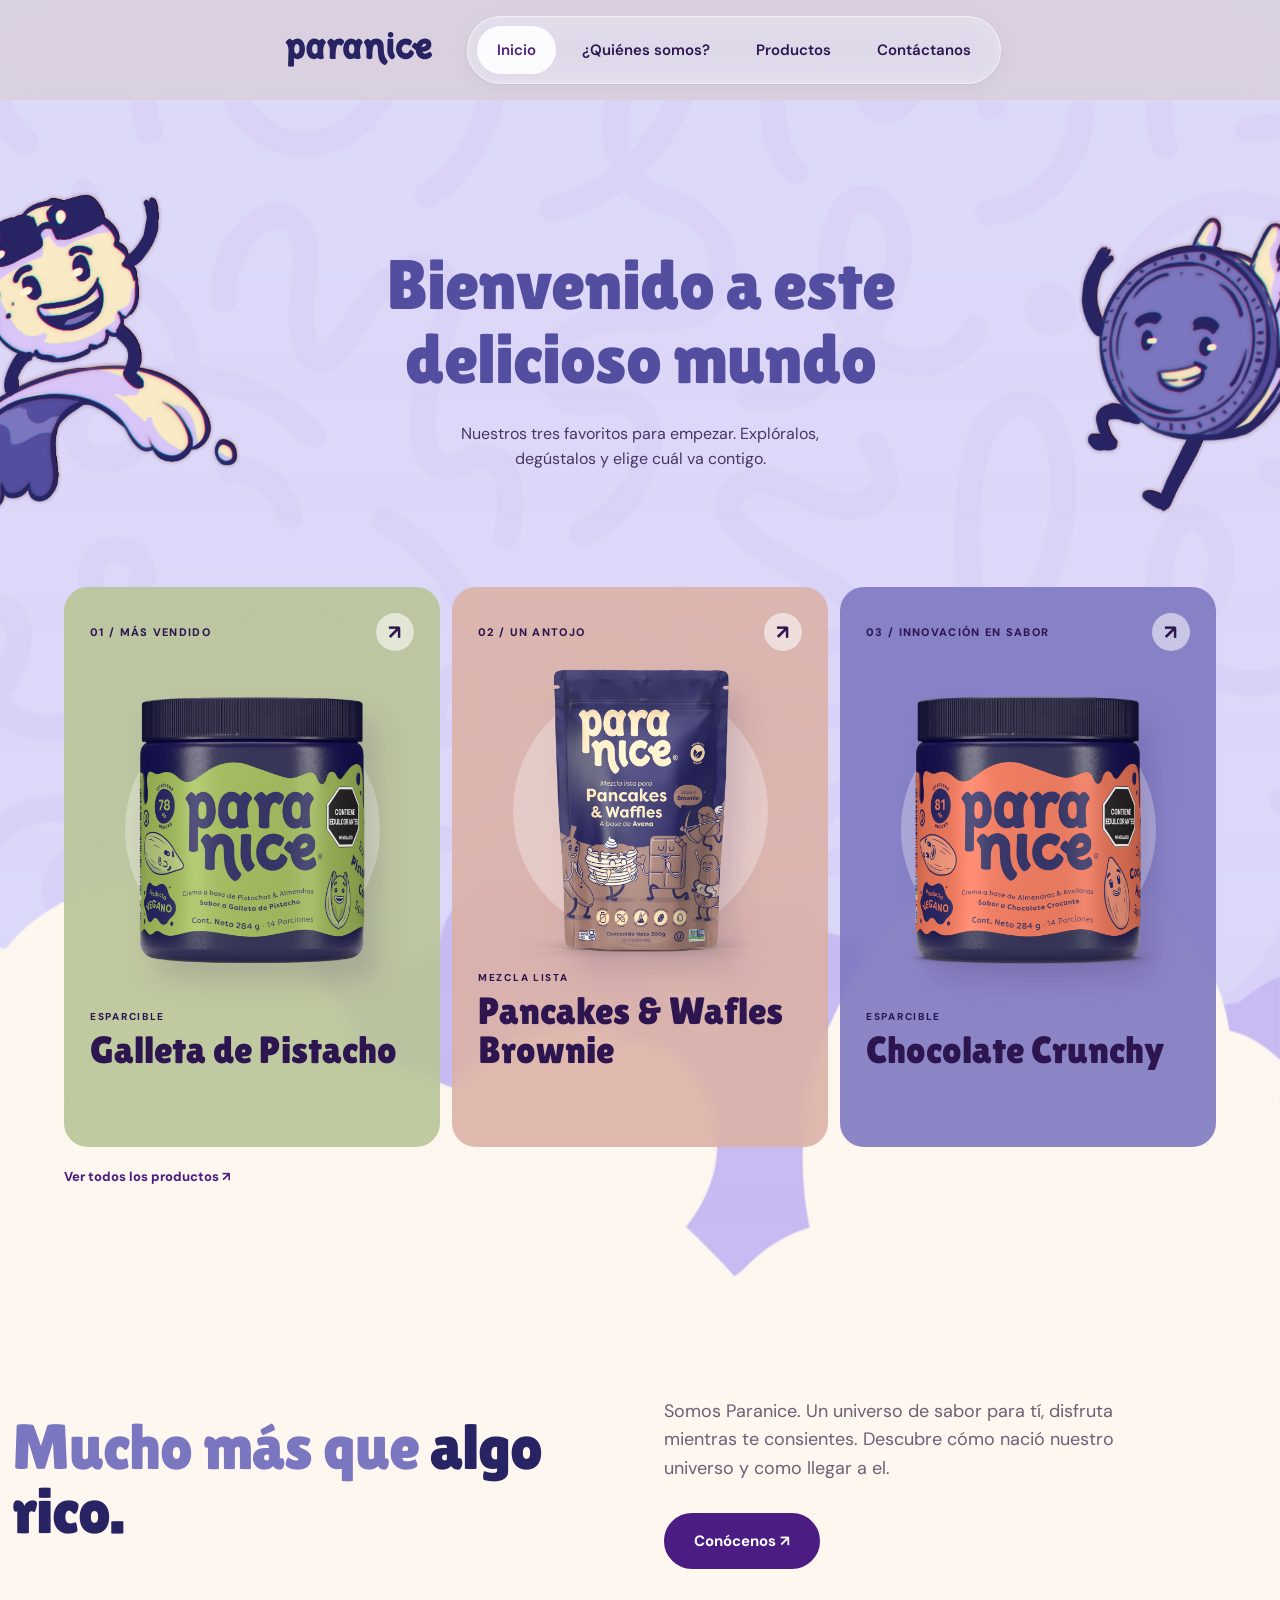
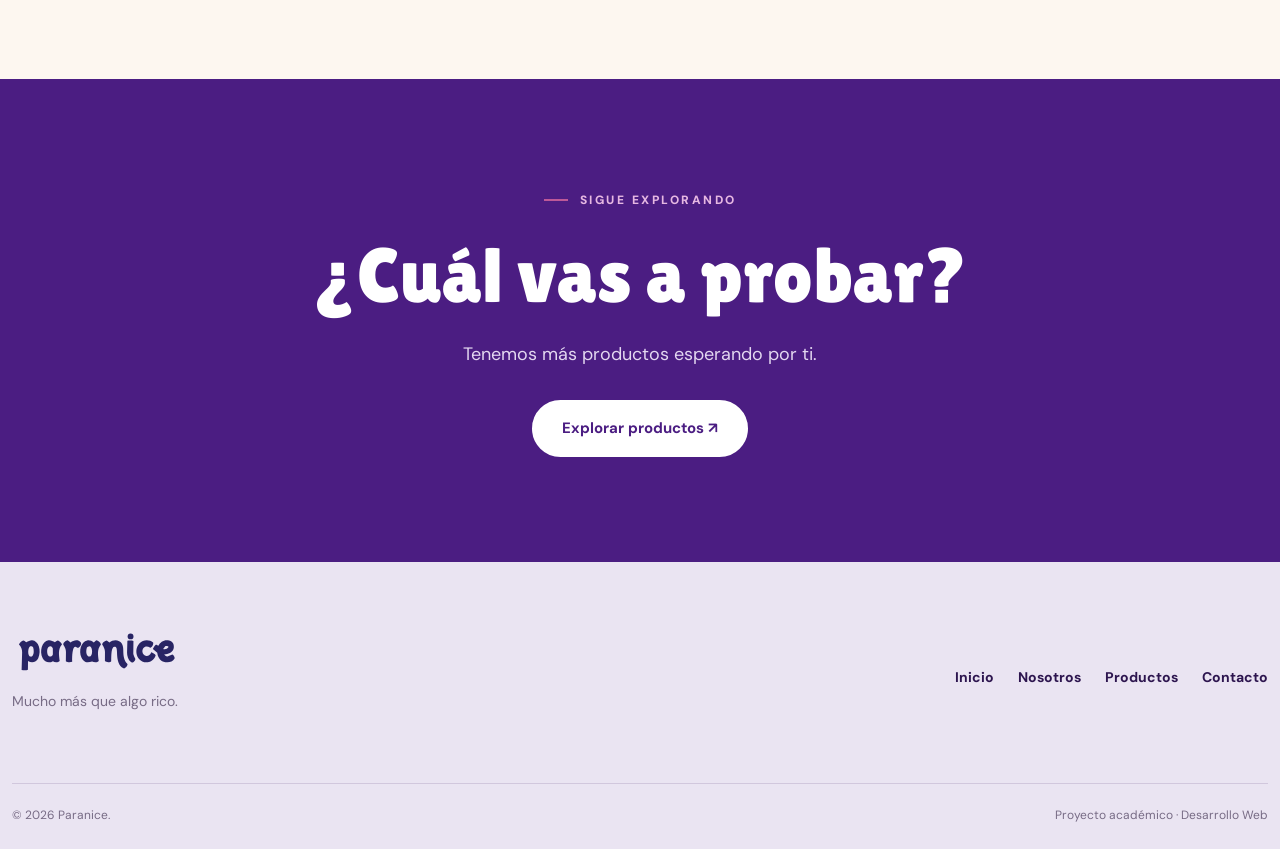
<file: index.html>
<!DOCTYPE html>
<html lang="es">

<head>
    <meta charset="UTF-8">
    <meta name="viewport" content="width=device-width, initial-scale=1.0">

    <title>Paranice | Bienvenidos a este delicioso mundo</title>

    <meta
        name="description"
        content="Descubre los productos destacados de Paranice."
    >

    <!-- GOOGLE FONTS -->
    <link rel="preconnect" href="https://fonts.googleapis.com">

    <link
        rel="preconnect"
        href="https://fonts.gstatic.com"
        crossorigin
    >

    <link
        href="https://fonts.googleapis.com/css2?family=DM+Sans:wght@400;500;600;700;800&family=Lilita+One&display=swap"
        rel="stylesheet"
    >

    <!-- BOOTSTRAP 5.0.2 -->
    <link
        href="https://cdn.jsdelivr.net/npm/bootstrap@5.0.2/dist/css/bootstrap.min.css"
        rel="stylesheet"
    >

    <!-- ESTILOS PARANICE -->
    <link rel="stylesheet" href="css/styles.css">

</head>

<body>

    <!-- ======================================
         NAVEGACION PRINCIPAL
    ====================================== -->

    <header class="site-header">

        <nav
            class="navbar navbar-expand-lg navbar-light"
            aria-label="Navegación principal"
        >

            <div class="container-fluid nav-container">

                <!-- LOGO OFICIAL SVG -->

                <a
                    class="navbar-brand"
                    href="index.html"
                    aria-label="Paranice - Inicio"
                >

                    <img
                        src="img/logo-paranice.svg"
                        alt="Paranice"
                        class="brand-image"
                        draggable="false"
                    >

                </a>


                <!-- BOTON MENU MOVIL -->

                <button
                    class="navbar-toggler"
                    type="button"
                    data-bs-toggle="collapse"
                    data-bs-target="#navbarParanice"
                    aria-controls="navbarParanice"
                    aria-expanded="false"
                    aria-label="Abrir menú"
                >

                    <span class="navbar-toggler-icon"></span>

                </button>


                <!-- ENLACES DE NAVEGACION -->

                <div
                    class="collapse navbar-collapse"
                    id="navbarParanice"
                >

                    <ul class="navbar-nav nav-pill">

                        <li class="nav-item">

                            <a
                                class="nav-link active"
                                aria-current="page"
                                href="index.html"
                            >
                                Inicio
                            </a>

                        </li>

                        <li class="nav-item">

                            <a
                                class="nav-link"
                                href="nosotros.html"
                            >
                                ¿Quiénes somos?
                            </a>

                        </li>

                        <li class="nav-item">

                            <a
                                class="nav-link"
                                href="productos.html"
                            >
                                Productos
                            </a>

                        </li>

                        <li class="nav-item">

                            <a
                                class="nav-link"
                                href="contacto.html"
                            >
                                Contáctanos
                            </a>

                        </li>

                    </ul>

                </div>

            </div>

        </nav>

    </header>


    <!-- ======================================
         CONTENIDO PRINCIPAL
    ====================================== -->

    <main>


        <!-- ==================================
             HOME ILUSTRADO
        ================================== -->

        <section
            class="hero-section hero-parallax"
            id="inicio"
        >

            <!-- FONDO PARALLAX -->

            <div
                class="parallax-background"
                aria-hidden="true"
            ></div>


            <!-- TITULAR Y PERSONAJES -->

            <div class="hero-heading-stage">


                <!-- PERSONAJE IZQUIERDA -->

                <div
                    class="character-wrapper character-left"
                    aria-hidden="true"
                >

                    <img
                        src="img/personaje-izquierda.png"
                        alt=""
                        class="character-image floating-left"
                        draggable="false"
                    >

                </div>


                <!-- TITULO PRINCIPAL -->

                <div class="hero-heading-content">

                    <h1 class="hero-title">

                        <span class="title-line">
                            Bienvenido a este
                        </span>

                        <span class="title-line title-accent">
                            delicioso mundo
                        </span>

                    </h1>


                    <!-- DESCRIPCION -->

                    <p class="hero-description">

                        Nuestros tres favoritos para empezar.
                        Explóralos, degústalos y elige cuál
                        va contigo.

                    </p>

                </div>


                <!-- PERSONAJE DERECHA -->

                <div
                    class="character-wrapper character-right"
                    aria-hidden="true"
                >

                    <img
                        src="img/personaje-derecha.png"
                        alt=""
                        class="character-image floating-right"
                        draggable="false"
                    >

                </div>

            </div>


            <!-- ==================================
                 TARJETAS DE PRODUCTOS
            ================================== -->

            <div class="container-fluid page-container hero-content">

                <div
                    class="product-slider"
                    id="productSlider"
                    aria-label="Productos destacados"
                >


                    <!-- ==========================
                         PRODUCTO 1
                    ========================== -->

                    <a
                        href="productos.html#producto1"
                        class="product-panel product-one"
                        aria-label="Ver Galleta de Pistacho"
                    >

                        <!-- PARTE SUPERIOR -->

                        <div class="panel-top">

                            <span>
                                01 / MÁS VENDIDO
                            </span>

                            <span
                                class="panel-arrow"
                                aria-hidden="true"
                            >
                                ↗
                            </span>

                        </div>


                        <!-- IMAGEN -->

                        <div class="panel-visual">

                            <div class="product-glow"></div>

                            <div class="product-placeholder">
                                <span>P1</span>
                            </div>

                            <img
                                src="img/producto1.png"
                                alt="Crema de pistacho"
                                class="product-image"
                                onload="this.parentElement.classList.add('has-image')"
                                onerror="this.style.display='none'"
                            >

                        </div>


                        <!-- PARTE INFERIOR -->

                        <div class="panel-bottom">

                            <div>

                                <span class="product-label">
                                    ESPARCIBLE
                                </span>

                                <h2 class="product-name">
                                    Galleta de Pistacho
                                </h2>

                            </div>

                            <span class="product-action">
                                Ver producto ↗
                            </span>

                        </div>

                    </a>


                    <!-- ==========================
                         PRODUCTO 2
                    ========================== -->

                    <a
                        href="productos.html#producto2"
                        class="product-panel product-two"
                        aria-label="Ver Pancakes y Wafles Brownie"
                    >

                        <!-- PARTE SUPERIOR -->

                        <div class="panel-top">

                            <span>
                                02 / UN ANTOJO
                            </span>

                            <span
                                class="panel-arrow"
                                aria-hidden="true"
                            >
                                ↗
                            </span>

                        </div>


                        <!-- IMAGEN -->

                        <div class="panel-visual">

                            <div class="product-glow"></div>

                            <div class="product-placeholder">
                                <span>P2</span>
                            </div>

                            <img
                                src="img/producto2.png"
                                alt="Mezcla para pancakes y wafles brownie"
                                class="product-image"
                                onload="this.parentElement.classList.add('has-image')"
                                onerror="this.style.display='none'"
                            >

                        </div>


                        <!-- PARTE INFERIOR -->

                        <div class="panel-bottom">

                            <div>

                                <span class="product-label">
                                    MEZCLA LISTA
                                </span>

                                <h2 class="product-name">
                                    Pancakes &amp; Wafles Brownie
                                </h2>

                            </div>

                            <span class="product-action">
                                Ver producto ↗
                            </span>

                        </div>

                    </a>


                    <!-- ==========================
                         PRODUCTO 3
                    ========================== -->

                    <a
                        href="productos.html#producto3"
                        class="product-panel product-three"
                        aria-label="Ver Chocolate Crunchy"
                    >

                        <!-- PARTE SUPERIOR -->

                        <div class="panel-top">

                            <span>
                                03 / INNOVACIÓN EN SABOR
                            </span>

                            <span
                                class="panel-arrow"
                                aria-hidden="true"
                            >
                                ↗
                            </span>

                        </div>


                        <!-- IMAGEN -->

                        <div class="panel-visual">

                            <div class="product-glow"></div>

                            <div class="product-placeholder">
                                <span>P3</span>
                            </div>

                            <img
                                src="img/producto3.png"
                                alt="Chocolate Crunchy"
                                class="product-image"
                                onload="this.parentElement.classList.add('has-image')"
                                onerror="this.style.display='none'"
                            >

                        </div>


                        <!-- PARTE INFERIOR -->

                        <div class="panel-bottom">

                            <div>

                                <span class="product-label">
                                    ESPARCIBLE
                                </span>

                                <h2 class="product-name">
                                    Chocolate Crunchy
                                </h2>

                            </div>

                            <span class="product-action">
                                Ver producto ↗
                            </span>

                        </div>

                    </a>

                </div>


                <!-- PIE DEL SLIDER -->

                <div class="slider-caption">

                   

                    <a
                        href="productos.html"
                        class="text-link"
                    >
                        Ver todos los productos ↗
                    </a>

                </div>

            </div>

        </section>


        <!-- ==================================
             PRESENTACION DE MARCA
        ================================== -->

        <section class="brand-section">

            <div class="container page-container">

                <div class="row align-items-center g-5">

                    <div class="col-lg-6">

                        
                        <h2 class="section-title">

                            Mucho más que
                            <span>algo rico.</span>

                        </h2>

                    </div>


                    <div class="col-lg-6">

                        <p class="section-description">

                            Somos Paranice. Un universo de sabor para tí,
                            disfruta mientras te consientes.
                            
                            Descubre cómo nació nuestro universo y como llegar a el.

                        </p>

                        <a
                            href="nosotros.html"
                            class="btn btn-paranice"
                        >
                            Conócenos ↗
                        </a>

                    </div>

                </div>

            </div>

        </section>


        <!-- ==================================
             EXPLORAR PRODUCTOS
        ================================== -->

        <section class="explore-section">

            <div class="container page-container text-center">

                <span class="eyebrow">
                    SIGUE EXPLORANDO
                </span>


                <h2 class="explore-title">
                    ¿Cuál vas a probar?
                </h2>


                <p>
                    Tenemos más productos esperando por ti.
                </p>


                <a
                    href="productos.html"
                    class="btn btn-paranice btn-light-custom"
                >
                    Explorar productos ↗
                </a>

            </div>

        </section>

    </main>


    <!-- ======================================
         FOOTER
    ====================================== -->

    <footer class="site-footer">

        <div class="container page-container">

            <div class="row align-items-center gy-3">


                <!-- LOGO OFICIAL EN FOOTER -->

                <div class="col-md-6">

                    <a
                        href="index.html"
                        class="footer-brand"
                        aria-label="Paranice - Inicio"
                    >

                        <img
                            src="img/logo-paranice.svg"
                            alt="Paranice"
                            class="footer-logo"
                            style="width: 170px; height: auto; display: block;"
                        >

                    </a>


                    <p class="footer-description">
                        Mucho más que algo rico.
                    </p>

                </div>


                <!-- ENLACES DEL FOOTER -->

                <div class="col-md-6">

                    <div class="footer-links">

                        <a href="index.html">
                            Inicio
                        </a>

                        <a href="nosotros.html">
                            Nosotros
                        </a>

                        <a href="productos.html">
                            Productos
                        </a>

                        <a href="contacto.html">
                            Contacto
                        </a>

                    </div>

                </div>

            </div>


            <!-- CREDITOS -->

            <div class="footer-bottom">

                <span>
                    © <span id="currentYear">2026</span> Paranice.
                </span>

                <span>
                    Proyecto académico · Desarrollo Web
                </span>

            </div>

        </div>

    </footer>


    <!-- ======================================
         SCRIPTS
    ====================================== -->

    <!-- BOOTSTRAP 5.0.2 -->

    <script
        src="https://cdn.jsdelivr.net/npm/bootstrap@5.0.2/dist/js/bootstrap.bundle.min.js"
    ></script>


    <!-- JAVASCRIPT PARANICE -->

    <script src="js/script.js"></script>

</body>

</html>
</file>
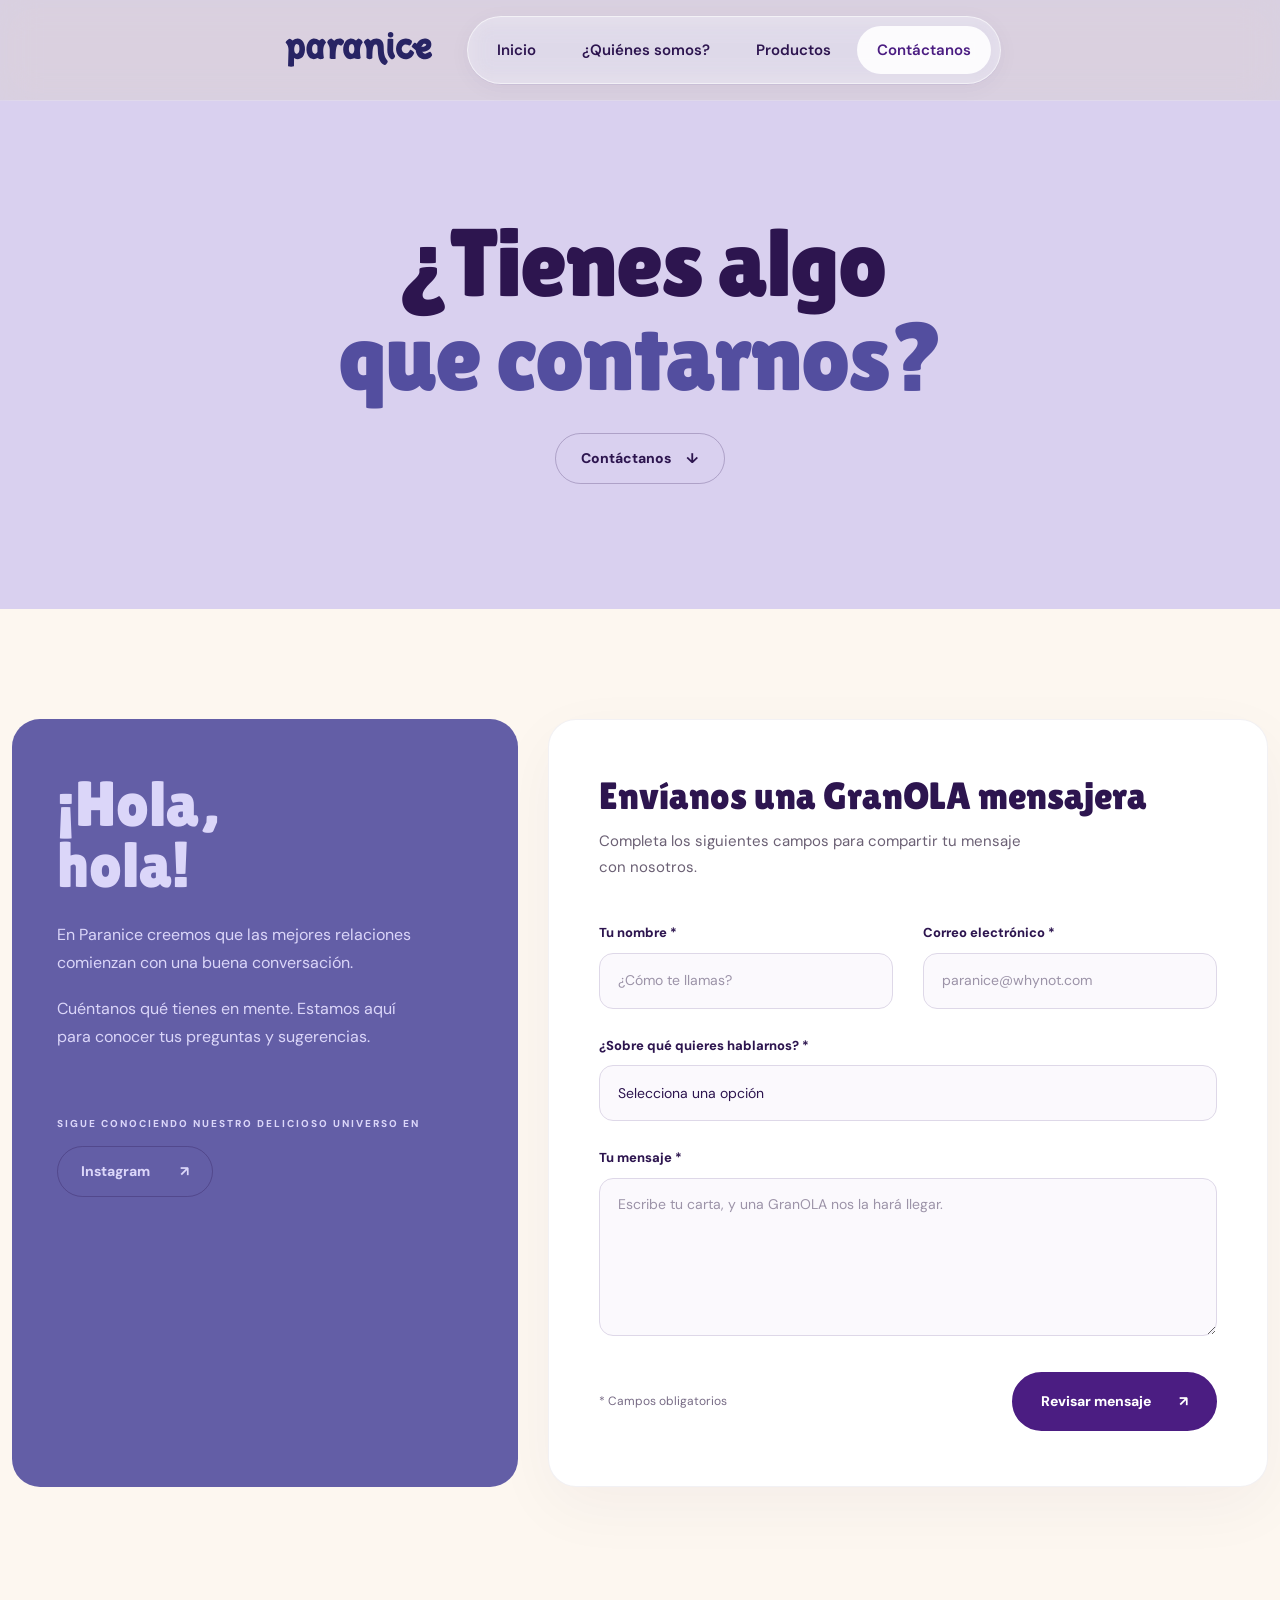
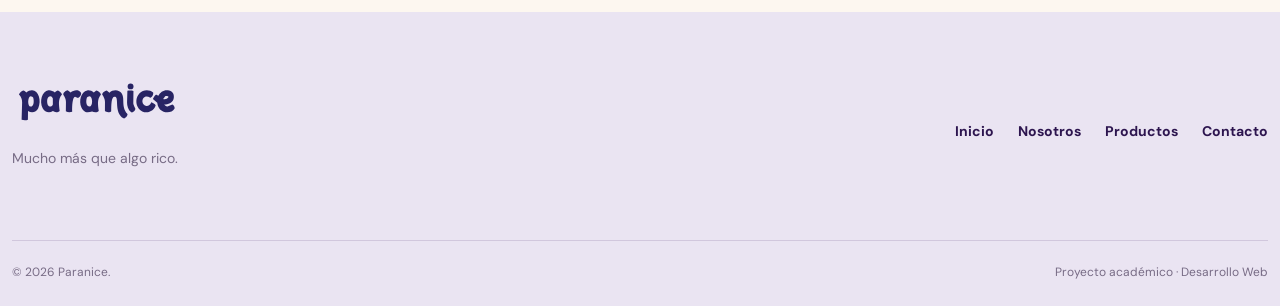
<file: contacto.html>
<!DOCTYPE html>
<html lang="es">

<head>
    <meta charset="UTF-8">
    <meta name="viewport"
          content="width=device-width, initial-scale=1.0">

    <title>Contáctanos | Paranice</title>

    <meta name="description"
          content="¿Tienes algo que contarnos? Ponte en contacto con Paranice.">

    <!-- GOOGLE FONTS -->
    <link rel="preconnect"
          href="https://fonts.googleapis.com">

    <link rel="preconnect"
          href="https://fonts.gstatic.com"
          crossorigin>

    <link
        href="https://fonts.googleapis.com/css2?family=DM+Sans:wght@400;500;600;700;800&family=Lilita+One&display=swap"
        rel="stylesheet"
    >

    <!-- BOOTSTRAP 5.0.2 -->
    <link
        href="https://cdn.jsdelivr.net/npm/bootstrap@5.0.2/dist/css/bootstrap.min.css"
        rel="stylesheet"
    >

  
<link rel="stylesheet" href="css/contacto.css">


</head>

<body>

    <!-- ======================================
         NAVEGACION PRINCIPAL
    ====================================== -->

    <header class="site-header">

        <nav class="navbar navbar-expand-lg navbar-light"
             aria-label="Navegación principal">

            <div class="container-fluid nav-container">

                <!-- LOGO OFICIAL -->

                <a class="navbar-brand"
                   href="index.html"
                   aria-label="Paranice - Inicio">

                    <img
                        src="img/logo-paranice.svg"
                        alt="Paranice"
                        class="brand-image"
                        draggable="false"
                    >

                </a>

                <!-- MENU MOVIL -->

                <button
                    class="navbar-toggler"
                    type="button"
                    data-bs-toggle="collapse"
                    data-bs-target="#navbarParanice"
                    aria-controls="navbarParanice"
                    aria-expanded="false"
                    aria-label="Abrir menú"
                >
                    <span class="navbar-toggler-icon"></span>
                </button>

                <!-- NAVEGACION -->

                <div class="collapse navbar-collapse"
                     id="navbarParanice">

                    <ul class="navbar-nav nav-pill">

                        <li class="nav-item">
                            <a class="nav-link"
                               href="index.html">
                                Inicio
                            </a>
                        </li>

                        <li class="nav-item">
                            <a class="nav-link"
                               href="nosotros.html">
                                ¿Quiénes somos?
                            </a>
                        </li>

                        <li class="nav-item">
                            <a class="nav-link"
                               href="productos.html">
                                Productos
                            </a>
                        </li>

                        <li class="nav-item">
                            <a class="nav-link active"
                               aria-current="page"
                               href="contacto.html">
                                Contáctanos
                            </a>
                        </li>

                    </ul>

                </div>

            </div>

        </nav>

    </header>


    <!-- ======================================
         CONTENIDO PRINCIPAL
    ====================================== -->

    <main>

        <!-- ==================================
             HERO CONTACTO
        ================================== -->

        <section class="contact-hero">

            <div class="container page-container">

                <div class="contact-hero-content">

                   
                    <h1 class="contact-hero-title">
                        ¿Tienes algo
                        <span>que contarnos?</span>
                    </h1>

                                       <a href="#escribenos"
                       class="contact-hero-link">
                        Contáctanos
                        <span aria-hidden="true">↓</span>
                    </a>

                </div>

            </div>

        </section>


        <!-- ==================================
             FORMULARIO DE CONTACTO
        ================================== -->

        <section class="contact-section" id="escribenos">

            <div class="container page-container">

                <div class="row g-4 g-lg-5 align-items-stretch">

                    <!-- COLUMNA INFORMATIVA -->

                    <div class="col-lg-5">

                        <div class="contact-info-panel">

                            <div class="contact-info-content">

                               
                                <h2 class="contact-info-title">
                                    ¡Hola,
                                    <span>hola!</span>
                                </h2>

                                <p class="contact-info-description">
                                    En Paranice creemos que
                                    las mejores relaciones comienzan
                                    con una buena conversación.
                                </p>

                                <p class="contact-info-description">
                                    Cuéntanos qué tienes en mente.
                                    Estamos aquí para conocer
                                    tus preguntas y sugerencias.
                                </p>

                                <div class="contact-social-block">

                                    <span class="contact-social-label">
                                        SIGUE CONOCIENDO NUESTRO DELICIOSO UNIVERSO EN
                                    </span>

                                    <a
                                        href="https://www.instagram.com/paranice/"
                                        class="contact-social-link"
                                        target="_blank"
                                        rel="noopener noreferrer"
                                        aria-label="Visitar Instagram de Paranice"
                                    >
                                        Instagram
                                        <span aria-hidden="true">↗</span>
                                    </a>

                                </div>

                            </div>

                          
                        </div>

                    </div>


                    <!-- COLUMNA FORMULARIO -->

                    <div class="col-lg-7">

                        <div class="contact-form-panel">

                            <div class="contact-form-heading">

                                <h2 class="contact-form-title">
                                    Envíanos una GranOLA mensajera
                                </h2>

                                <p class="contact-form-intro">
                                    Completa los siguientes campos
                                    para compartir tu mensaje
                                    con nosotros.
                                </p>

                            </div>


                            <!-- FORMULARIO -->

                            <form
                                id="contactForm"
                                class="contact-form needs-validation"
                                novalidate
                            >

                                <div class="row g-4">

                                    <!-- NOMBRE -->

                                    <div class="col-md-6">

                                        <label
                                            for="contactName"
                                            class="form-label contact-label"
                                        >
                                            Tu nombre *
                                        </label>

                                        <input
                                            type="text"
                                            class="form-control contact-input"
                                            id="contactName"
                                            name="nombre"
                                            placeholder="¿Cómo te llamas?"
                                            autocomplete="name"
                                            maxlength="100"
                                            required
                                        >

                                        <div class="invalid-feedback">
                                            Ingresa tu nombre.
                                        </div>

                                    </div>


                                    <!-- CORREO -->

                                    <div class="col-md-6">

                                        <label
                                            for="contactEmail"
                                            class="form-label contact-label"
                                        >
                                            Correo electrónico *
                                        </label>

                                        <input
                                            type="email"
                                            class="form-control contact-input"
                                            id="contactEmail"
                                            name="correo"
                                            placeholder="paranice@whynot.com"
                                            autocomplete="email"
                                            maxlength="254"
                                            required
                                        >

                                        <div class="invalid-feedback">
                                            Ingresa un correo electrónico válido.
                                        </div>

                                    </div>


                                    <!-- MOTIVO -->

                                    <div class="col-12">

                                        <label
                                            for="contactSubject"
                                            class="form-label contact-label"
                                        >
                                            ¿Sobre qué quieres hablarnos? *
                                        </label>

                                        <select
                                            id="contactSubject"
                                            name="motivo"
                                            class="form-select contact-input"
                                            required
                                        >

                                            <option value="" selected disabled>
                                                Selecciona una opción
                                            </option>

                                            <option value="productos">
                                                Productos
                                            </option>

                                            <option value="sugerencias">
                                                Ideas y sugerencias
                                            </option>

                                            <option value="colaboraciones">
                                                PQRS
                                            </option>

                                            <option value="otros">
                                                Otro motivo
                                            </option>

                                        </select>

                                        <div class="invalid-feedback">
                                            Selecciona un motivo de contacto.
                                        </div>

                                    </div>


                                    <!-- MENSAJE -->

                                    <div class="col-12">

                                        <label
                                            for="contactMessage"
                                            class="form-label contact-label"
                                        >
                                            Tu mensaje *
                                        </label>

                                        <textarea
                                            id="contactMessage"
                                            name="mensaje"
                                            class="form-control contact-input contact-textarea"
                                            rows="6"
                                            placeholder="Escribe tu carta, y una GranOLA nos la hará llegar."
                                            maxlength="2000"
                                            required
                                        ></textarea>

                                        <div class="invalid-feedback">
                                            Escribe tu mensaje nuevamente.
                                        </div>

                                    </div>


                                    <!-- BOTON -->

                                    <div class="col-12">

                                        <div class="contact-form-footer">

                                            <span class="contact-required">
                                                * Campos obligatorios
                                            </span>

                                            <button
                                                type="submit"
                                                class="contact-submit"
                                            >
                                                Revisar mensaje
                                                <span aria-hidden="true">↗</span>
                                            </button>

                                        </div>

                                    </div>

                                </div>

                            </form>


                            <!-- RESULTADO DE VALIDACION -->

                            <div
                                class="contact-form-feedback"
                                id="contactFeedback"
                                role="status"
                                aria-live="polite"
                                hidden
                            ></div>

                        </div>

                    </div>

                </div>

            </div>

        </section>




    <!-- ======================================
         FOOTER
    ====================================== -->

    <footer class="site-footer">

        <div class="container page-container">

            <div class="row align-items-center gy-3">

                <!-- LOGO -->

                <div class="col-md-6">

                    <a
                        href="index.html"
                        class="footer-brand"
                        aria-label="Paranice - Inicio"
                    >

                        <img
                            src="img/logo-paranice.svg"
                            alt="Paranice"
                            class="footer-logo"
                            width="170"
                            style="height: auto; display: block;"
                        >

                    </a>

                    <p class="footer-description">
                       Mucho más que algo rico.
                    </p>

                </div>


                <!-- ENLACES -->

                <div class="col-md-6">

                    <div class="footer-links">

                        <a href="index.html">Inicio</a>
                        <a href="nosotros.html">Nosotros</a>
                        <a href="productos.html">Productos</a>
                        <a href="contacto.html">Contacto</a>

                    </div>

                </div>

            </div>


            <div class="footer-bottom">

                <span>
                    © <span id="currentYear">2026</span> Paranice.
                </span>

                <span>
                    Proyecto académico · Desarrollo Web
                </span>

            </div>

        </div>

    </footer>


    <!-- BOOTSTRAP 5.0.2 -->

    <script
        src="https://cdn.jsdelivr.net/npm/bootstrap@5.0.2/dist/js/bootstrap.bundle.min.js"
    ></script>


    <!-- JAVASCRIPT GENERAL PARANICE -->

    <script src="js/script.js"></script>


    <!-- VALIDACION DEL FORMULARIO -->

    <script>
        document.addEventListener("DOMContentLoaded", function () {

            const form = document.getElementById("contactForm");
            const feedback = document.getElementById("contactFeedback");

            if (!form || !feedback) return;

            form.addEventListener("submit", function (event) {

                event.preventDefault();
                event.stopPropagation();

                form.classList.add("was-validated");

                feedback.hidden = true;

                if (!form.checkValidity()) {
                    return;
                }

                /*
                 * DEMOSTRACION ACADEMICA:
                 * Los datos se validan localmente.
                 * No se envian a un servidor.
                 */

                feedback.textContent =
                    "¡Tu mensaje está listo! El formulario pasó " +
                    "la validación. Esta versión académica es " +
                    "una demostración y todavía no envía " +
                    "mensajes reales.";

                feedback.hidden = false;

            });

        });
    </script>

</body>
</html>
</file>
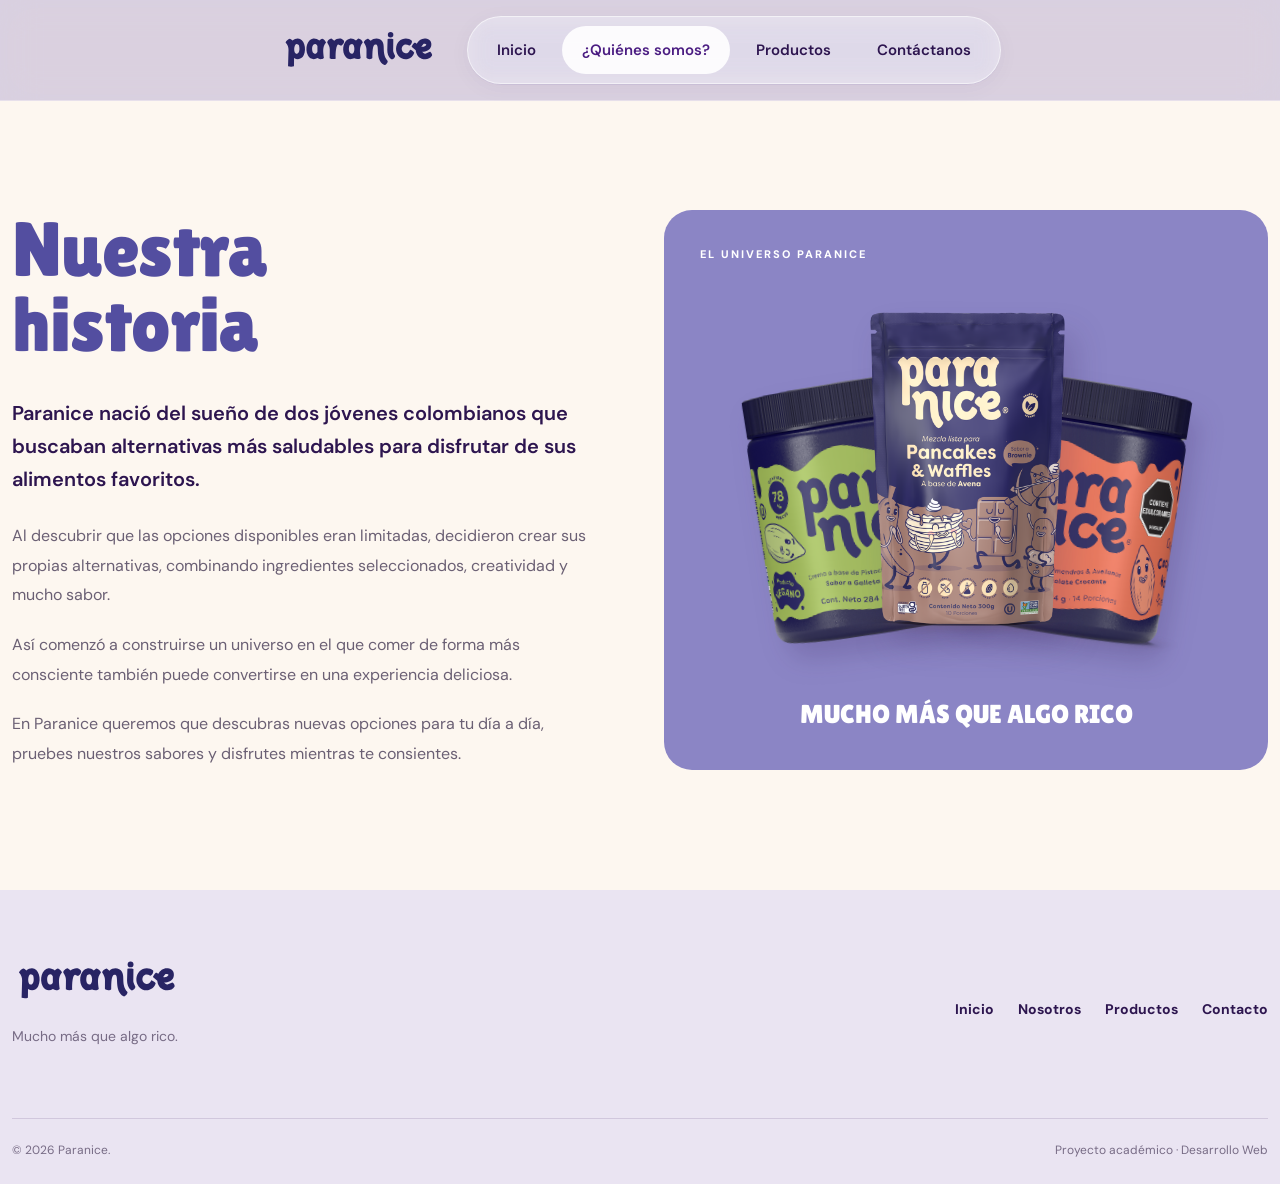
<file: nosotros.html>
<!DOCTYPE html>
<html lang="es">

<head>
    <meta charset="UTF-8">
    <meta name="viewport" content="width=device-width, initial-scale=1.0">

    <title>Nuestra historia | Paranice</title>

    <meta
        name="description"
        content="Conoce la historia de Paranice, una marca colombiana que combina creatividad, ingredientes seleccionados y mucho sabor."
    >

    <!-- GOOGLE FONTS -->
    <link rel="preconnect" href="https://fonts.googleapis.com">
    <link rel="preconnect" href="https://fonts.gstatic.com" crossorigin>

    <link
        href="https://fonts.googleapis.com/css2?family=DM+Sans:wght@400;500;600;700;800&family=Lilita+One&display=swap"
        rel="stylesheet"
    >

    <!-- BOOTSTRAP 5.0.2 -->
    <link
        href="https://cdn.jsdelivr.net/npm/bootstrap@5.0.2/dist/css/bootstrap.min.css"
        rel="stylesheet"
    >

    <!-- CSS EXCLUSIVO DE NOSOTROS -->
    <link rel="stylesheet" href="css/nosotros.css">

</head>

<body>

    <!-- ======================================
         1. NAVEGACION PRINCIPAL
    ====================================== -->

    <header class="site-header">

        <nav
            class="navbar navbar-expand-lg navbar-light"
            aria-label="Navegación principal"
        >

            <div class="container-fluid nav-container">

                <!-- LOGO OFICIAL SVG -->

                <a
                    class="navbar-brand"
                    href="index.html"
                    aria-label="Paranice - Inicio"
                >
                    <img
                        src="img/logo-paranice.svg"
                        alt="Paranice"
                        class="brand-image"
                        draggable="false"
                    >
                </a>

                <!-- BOTON MENU MOVIL -->

                <button
                    class="navbar-toggler"
                    type="button"
                    data-bs-toggle="collapse"
                    data-bs-target="#navbarParanice"
                    aria-controls="navbarParanice"
                    aria-expanded="false"
                    aria-label="Abrir menú"
                >
                    <span class="navbar-toggler-icon"></span>
                </button>

                <!-- ENLACES DE NAVEGACION -->

                <div
                    class="collapse navbar-collapse"
                    id="navbarParanice"
                >

                    <ul class="navbar-nav nav-pill">

                        <li class="nav-item">
                            <a class="nav-link" href="index.html">
                                Inicio
                            </a>
                        </li>

                        <li class="nav-item">
                            <a
                                class="nav-link active"
                                href="nosotros.html"
                                aria-current="page"
                            >
                                ¿Quiénes somos?
                            </a>
                        </li>

                        <li class="nav-item">
                            <a class="nav-link" href="productos.html">
                                Productos
                            </a>
                        </li>

                        <li class="nav-item">
                            <a class="nav-link" href="contacto.html">
                                Contáctanos
                            </a>
                        </li>

                    </ul>

                </div>

            </div>

        </nav>

    </header>


    <!-- ======================================
         2. CONTENIDO PRINCIPAL
    ====================================== -->

    <main>

        <!-- ==================================
             NUESTRA HISTORIA
        ================================== -->

        <section class="about-story" id="nuestra-historia">

            <div class="container page-container">

                <div class="row g-5 align-items-center">

                    <!-- COLUMNA IZQUIERDA: TEXTO -->

                    <div class="col-lg-6">

                        <div class="about-story-content">

                            <h1 class="about-section-title">
                                Nuestra
                                <span>historia</span>
                            </h1>

                            <p class="about-lead">
                                Paranice nació del sueño de
                                dos jóvenes colombianos que
                                buscaban alternativas más
                                saludables para disfrutar
                                de sus alimentos favoritos.
                            </p>

                            <p class="about-body">
                                Al descubrir que las opciones
                                disponibles eran limitadas,
                                decidieron crear sus propias
                                alternativas, combinando
                                ingredientes seleccionados,
                                creatividad y mucho sabor.
                            </p>

                            <p class="about-body">
                                Así comenzó a construirse
                                un universo en el que comer
                                de forma más consciente
                                también puede convertirse
                                en una experiencia deliciosa.
                            </p>

                            <p class="about-body">
                                En Paranice queremos que
                                descubras nuevas opciones
                                para tu día a día, pruebes
                                nuestros sabores y disfrutes
                                mientras te consientes.
                            </p>

                        </div>

                    </div>


                    <!-- COLUMNA DERECHA: PRODUCTOS -->

                    <div class="col-lg-6">

                        <div class="about-story-visual">

                            <div class="about-product-display">

                                <span class="about-visual-label">
                                    EL UNIVERSO PARANICE
                                </span>

                                <div class="about-product-images">

                                    <img
                                        src="img/producto1.png"
                                        alt="Galleta de Pistacho Paranice"
                                        class="about-product-image about-image-one"
                                        loading="lazy"
                                    >

                                    <img
                                        src="img/producto2.png"
                                        alt="Pancakes y Wafles Brownie Paranice"
                                        class="about-product-image about-image-two"
                                        loading="lazy"
                                    >

                                    <img
                                        src="img/producto3.png"
                                        alt="Chocolate Crunchy Paranice"
                                        class="about-product-image about-image-three"
                                        loading="lazy"
                                    >

                                </div>

                                <span class="about-visual-caption">
                                    MUCHO MÁS QUE ALGO RICO
                                </span>

                            </div>

                        </div>

                    </div>

                </div>

            </div>

        </section>

    </main>


    <!-- ======================================
         3. FOOTER
    ====================================== -->

    <footer class="site-footer">

        <div class="container page-container">

            <div class="row align-items-center gy-3">

                <!-- LOGO -->

                <div class="col-md-6">

                    <a
                        href="index.html"
                        class="footer-brand"
                        aria-label="Paranice - Inicio"
                    >
                        <img
                            src="img/logo-paranice.svg"
                            alt="Paranice"
                            class="footer-logo"
                        >
                    </a>

                    <p class="footer-description">
                        Mucho más que algo rico.
                    </p>

                </div>

                <!-- ENLACES -->

                <div class="col-md-6">

                    <div class="footer-links">

                        <a href="index.html">Inicio</a>
                        <a href="nosotros.html">Nosotros</a>
                        <a href="productos.html">Productos</a>
                        <a href="contacto.html">Contacto</a>

                    </div>

                </div>

            </div>

            <!-- CREDITOS -->

            <div class="footer-bottom">

                <span>
                    © <span id="currentYear">2026</span> Paranice.
                </span>

                <span>
                    Proyecto académico · Desarrollo Web
                </span>

            </div>

        </div>

    </footer>


    <!-- ======================================
         4. JAVASCRIPT
    ====================================== -->

    <!-- BOOTSTRAP 5.0.2 -->
    <script src="https://cdn.jsdelivr.net/npm/bootstrap@5.0.2/dist/js/bootstrap.bundle.min.js"></script>

    <!-- JAVASCRIPT GENERAL -->
    <script src="js/script.js"></script>

</body>

</html>
</file>
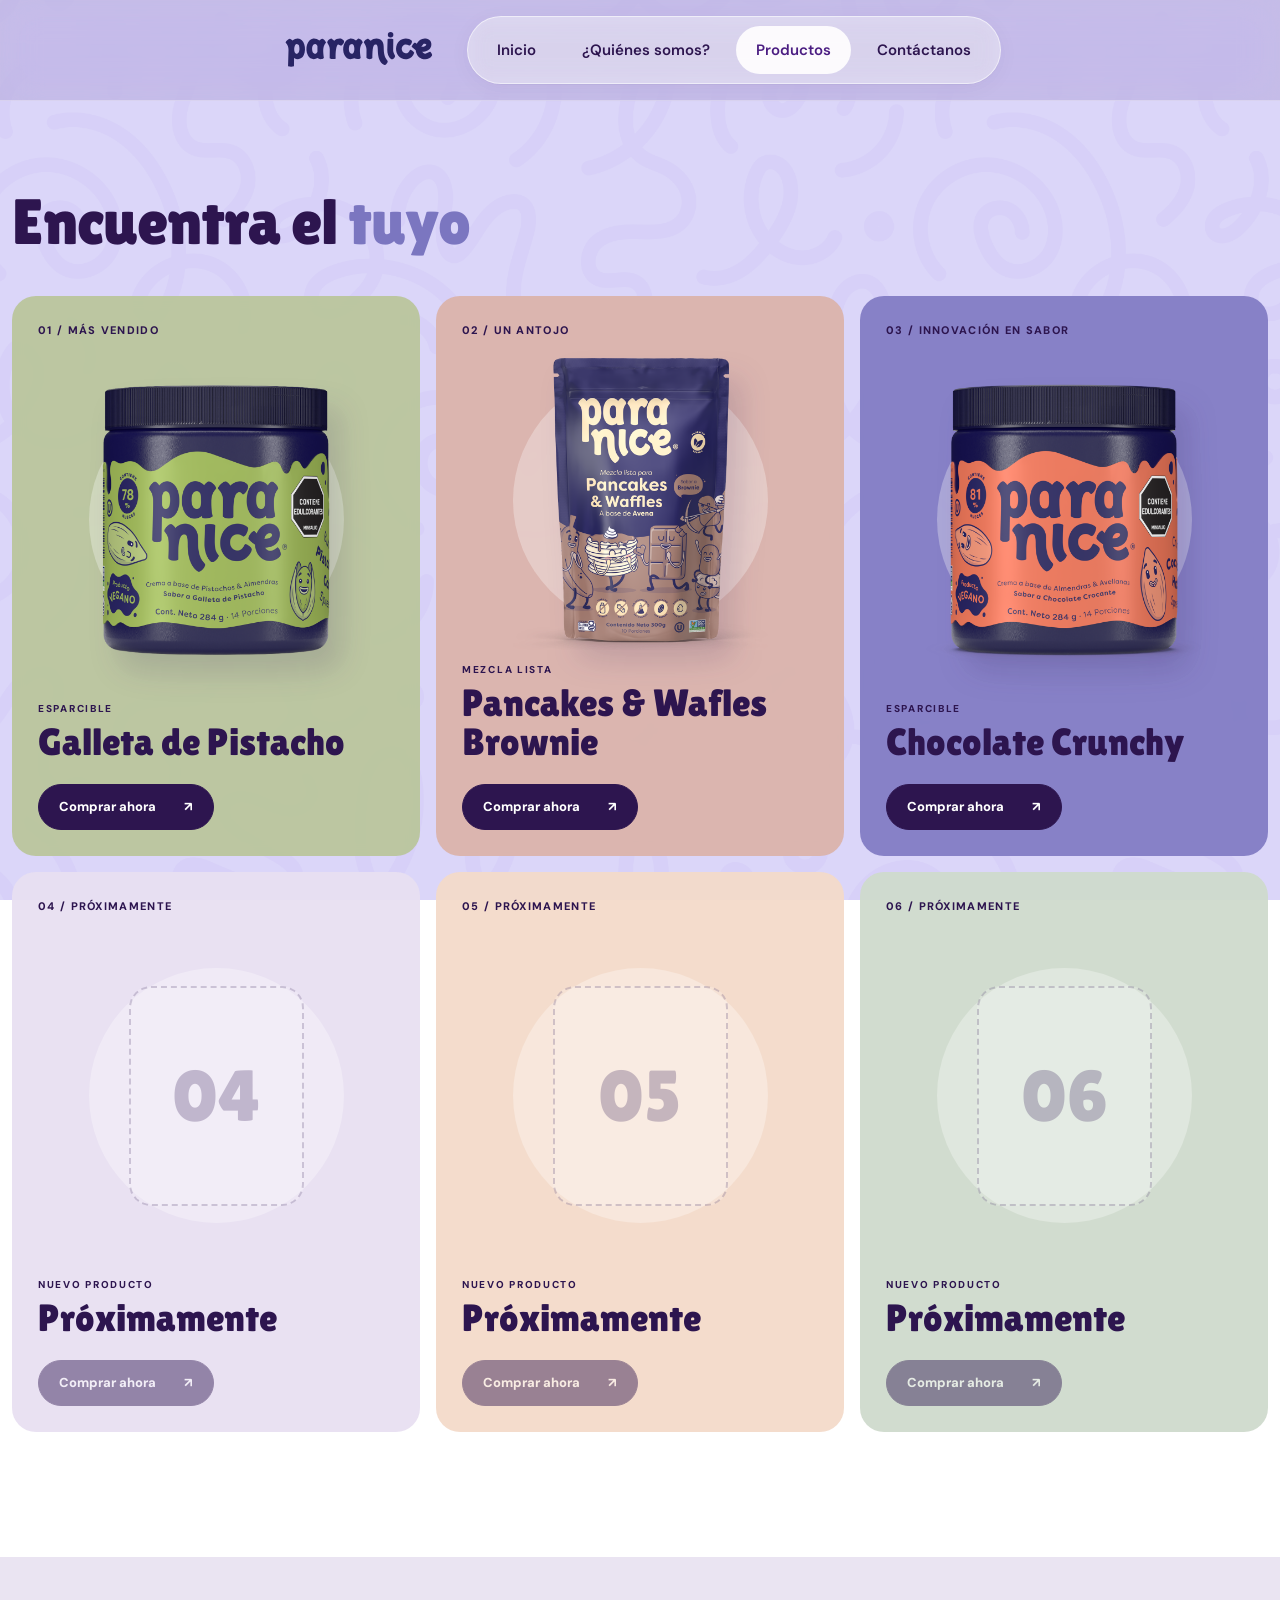
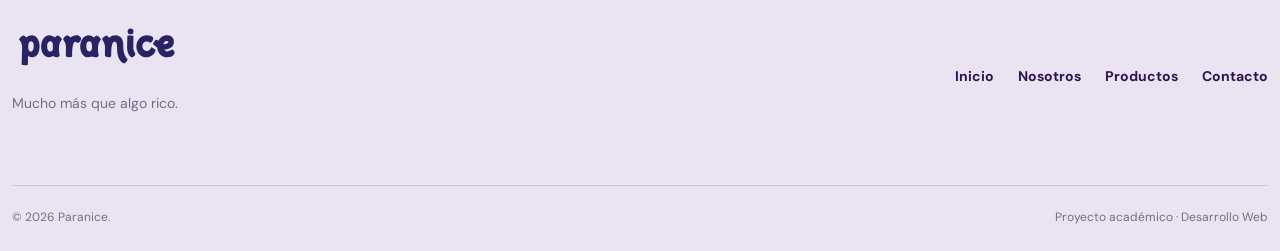
<file: productos.html>
<!DOCTYPE html>
<html lang="es">

<head>
    <meta charset="UTF-8">
    <meta name="viewport"
          content="width=device-width, initial-scale=1.0">

    <title>Productos | Paranice</title>

    <meta name="description"
          content="Descubre los productos de Paranice y encuentra tu próximo sabor favorito.">

    <!-- GOOGLE FONTS -->
    <link rel="preconnect"
          href="https://fonts.googleapis.com">

    <link rel="preconnect"
          href="https://fonts.gstatic.com"
          crossorigin>

    <link
        href="https://fonts.googleapis.com/css2?family=DM+Sans:wght@400;500;600;700;800&family=Lilita+One&display=swap"
        rel="stylesheet"
    >

    <!-- BOOTSTRAP 5.0.2 -->
    <link
        href="https://cdn.jsdelivr.net/npm/bootstrap@5.0.2/dist/css/bootstrap.min.css"
        rel="stylesheet"
    >

    <!-- CSS EXCLUSIVO DE PRODUCTOS -->
    <link rel="stylesheet" href="css/productos.css">

</head>

<body>

    <!-- ======================================
         1. NAVEGACION PRINCIPAL
    ====================================== -->

    <header class="site-header">

        <nav class="navbar navbar-expand-lg navbar-light"
             aria-label="Navegación principal">

            <div class="container-fluid nav-container">

                <!-- LOGO SVG -->

                <a class="navbar-brand"
                   href="index.html"
                   aria-label="Paranice - Inicio">

                    <img
                        src="img/logo-paranice.svg"
                        alt="Paranice"
                        class="brand-image"
                        draggable="false"
                    >

                </a>

                <!-- MENU MOVIL -->

                <button
                    class="navbar-toggler"
                    type="button"
                    data-bs-toggle="collapse"
                    data-bs-target="#navbarParanice"
                    aria-controls="navbarParanice"
                    aria-expanded="false"
                    aria-label="Abrir menú"
                >
                    <span class="navbar-toggler-icon"></span>
                </button>

                <!-- ENLACES -->

                <div class="collapse navbar-collapse"
                     id="navbarParanice">

                    <ul class="navbar-nav nav-pill">

                        <li class="nav-item">
                            <a class="nav-link"
                               href="index.html">
                                Inicio
                            </a>
                        </li>

                        <li class="nav-item">
                            <a class="nav-link"
                               href="nosotros.html">
                                ¿Quiénes somos?
                            </a>
                        </li>

                        <li class="nav-item">
                            <a class="nav-link active"
                               href="productos.html"
                               aria-current="page">
                                Productos
                            </a>
                        </li>

                        <li class="nav-item">
                            <a class="nav-link"
                               href="contacto.html">
                                Contáctanos
                            </a>
                        </li>

                    </ul>

                </div>

            </div>

        </nav>

    </header>


    <!-- ======================================
         2. CONTENIDO PRINCIPAL
    ====================================== -->

    <main>

        <section class="products-section"
                 id="nuestros-productos">

            <div class="container page-container">

                <!-- TITULO PRINCIPAL -->

                <div class="products-section-heading">

                    <h1 class="products-section-title">
                        Encuentra el <span>tuyo</span>
                    </h1>

                </div>


                <!-- ==================================
                     CATALOGO DE PRODUCTOS
                ================================== -->

                <div class="row g-3 products-grid">


                    <!-- ==========================
                         PRODUCTO 1
                    ========================== -->

                    <div class="col-12 col-md-6 col-lg-4"
                         id="producto1">

                        <article class="product-panel product-one">

                            <!-- PARTE SUPERIOR -->

                            <div class="panel-top">

                                <span>01 / MÁS VENDIDO</span>

                             

                            </div>

                            <!-- IMAGEN -->

                            <div class="panel-visual">

                                <div class="product-glow"></div>

                                <img
                                    src="img/producto1.png"
                                    alt="Galleta de Pistacho Paranice"
                                    class="product-image"
                                    loading="lazy"
                                >

                            </div>

                            <!-- INFORMACION -->

                            <div class="panel-bottom">

                                <span class="product-label">
                                    ESPARCIBLE
                                </span>

                                <h2 class="product-name">
                                    Galleta de Pistacho
                                </h2>

                                <button
                                    type="button"
                                    class="product-buy"
                                    data-demo-purchase
                                    aria-label="Comprar Galleta de Pistacho"
                                >
                                    Comprar ahora
                                    <span aria-hidden="true">↗</span>
                                </button>

                            </div>

                        </article>

                    </div>


                    <!-- ==========================
                         PRODUCTO 2
                    ========================== -->

                    <div class="col-12 col-md-6 col-lg-4"
                         id="producto2">

                        <article class="product-panel product-two">

                            <div class="panel-top">

                                <span>02 / UN ANTOJO</span>

                           

                            </div>

                            <div class="panel-visual">

                                <div class="product-glow"></div>

                                <img
                                    src="img/producto2.png"
                                    alt="Pancakes y Wafles Brownie Paranice"
                                    class="product-image"
                                    loading="lazy"
                                >

                            </div>

                            <div class="panel-bottom">

                                <span class="product-label">
                                    MEZCLA LISTA
                                </span>

                                <h2 class="product-name">
                                    Pancakes &amp; Wafles Brownie
                                </h2>

                                <button
                                    type="button"
                                    class="product-buy"
                                    data-demo-purchase
                                    aria-label="Comprar Pancakes y Wafles Brownie"
                                >
                                    Comprar ahora
                                    <span aria-hidden="true">↗</span>
                                </button>

                            </div>

                        </article>

                    </div>


                    <!-- ==========================
                         PRODUCTO 3
                    ========================== -->

                    <div class="col-12 col-md-6 col-lg-4"
                         id="producto3">

                        <article class="product-panel product-three">

                            <div class="panel-top">

                                <span>03 / INNOVACIÓN EN SABOR</span>

                              

                            </div>

                            <div class="panel-visual">

                                <div class="product-glow"></div>

                                <img
                                    src="img/producto3.png"
                                    alt="Chocolate Crunchy Paranice"
                                    class="product-image"
                                    loading="lazy"
                                >

                            </div>

                            <div class="panel-bottom">

                                <span class="product-label">
                                    ESPARCIBLE
                                </span>

                                <h2 class="product-name">
                                    Chocolate Crunchy
                                </h2>

                                <button
                                    type="button"
                                    class="product-buy"
                                    data-demo-purchase
                                    aria-label="Comprar Chocolate Crunchy"
                                >
                                    Comprar ahora
                                    <span aria-hidden="true">↗</span>
                                </button>

                            </div>

                        </article>

                    </div>


                    <!-- ==========================
                         PRODUCTO 4 - PLACEHOLDER
                    ========================== -->

                    <div class="col-12 col-md-6 col-lg-4"
                         id="producto4">

                        <article class="product-panel product-four product-empty">

                            <div class="panel-top">

                                <span>04 / PRÓXIMAMENTE</span>

                             

                            </div>

                            <div class="panel-visual">

                                <div class="product-glow"></div>

                                <div class="empty-product-visual"
                                     aria-hidden="true">
                                    <span>04</span>
                                </div>

                            </div>

                            <div class="panel-bottom">

                                <span class="product-label">
                                    NUEVO PRODUCTO
                                </span>

                                <h2 class="product-name">
                                    Próximamente
                                </h2>

                                <button
                                    type="button"
                                    class="product-buy"
                                    disabled
                                >
                                    Comprar ahora
                                    <span aria-hidden="true">↗</span>
                                </button>

                            </div>

                        </article>

                    </div>


                    <!-- ==========================
                         PRODUCTO 5 - PLACEHOLDER
                    ========================== -->

                    <div class="col-12 col-md-6 col-lg-4"
                         id="producto5">

                        <article class="product-panel product-five product-empty">

                            <div class="panel-top">

                                <span>05 / PRÓXIMAMENTE</span>


                            </div>

                            <div class="panel-visual">

                                <div class="product-glow"></div>

                                <div class="empty-product-visual"
                                     aria-hidden="true">
                                    <span>05</span>
                                </div>

                            </div>

                            <div class="panel-bottom">

                                <span class="product-label">
                                    NUEVO PRODUCTO
                                </span>

                                <h2 class="product-name">
                                    Próximamente
                                </h2>

                                <button
                                    type="button"
                                    class="product-buy"
                                    disabled
                                >
                                    Comprar ahora
                                    <span aria-hidden="true">↗</span>
                                </button>

                            </div>

                        </article>

                    </div>


                    <!-- ==========================
                         PRODUCTO 6 - PLACEHOLDER
                    ========================== -->

                    <div class="col-12 col-md-6 col-lg-4"
                         id="producto6">

                        <article class="product-panel product-six product-empty">

                            <div class="panel-top">

                                <span>06 / PRÓXIMAMENTE</span>

                              
                            </div>

                            <div class="panel-visual">

                                <div class="product-glow"></div>

                                <div class="empty-product-visual"
                                     aria-hidden="true">
                                    <span>06</span>
                                </div>

                            </div>

                            <div class="panel-bottom">

                                <span class="product-label">
                                    NUEVO PRODUCTO
                                </span>

                                <h2 class="product-name">
                                    Próximamente
                                </h2>

                                <button
                                    type="button"
                                    class="product-buy"
                                    disabled
                                >
                                    Comprar ahora
                                    <span aria-hidden="true">↗</span>
                                </button>

                            </div>

                        </article>

                    </div>

                </div>

                <!-- MENSAJE DE DEMOSTRACION -->

                <div class="purchase-notice"
                     id="purchaseNotice"
                     role="status"
                     aria-live="polite"
                     hidden>

                    La compra en línea todavía no está
                    habilitada en esta demostración académica.

                </div>

            </div>

        </section>

    </main>


    <!-- ======================================
         3. FOOTER
    ====================================== -->

    <footer class="site-footer">

        <div class="container page-container">

            <div class="row align-items-center gy-3">

                <div class="col-md-6">

                    <a href="index.html"
                       class="footer-brand"
                       aria-label="Paranice - Inicio">

                        <img
                            src="img/logo-paranice.svg"
                            alt="Paranice"
                            class="footer-logo"
                        >

                    </a>

                    <p class="footer-description">
                        Mucho más que algo rico.
                    </p>

                </div>

                <div class="col-md-6">

                    <div class="footer-links">

                        <a href="index.html">
                            Inicio
                        </a>

                        <a href="nosotros.html">
                            Nosotros
                        </a>

                        <a href="productos.html">
                            Productos
                        </a>

                        <a href="contacto.html">
                            Contacto
                        </a>

                    </div>

                </div>

            </div>

            <div class="footer-bottom">

                <span>
                    © <span id="currentYear">2026</span> Paranice.
                </span>

                <span>
                    Proyecto académico · Desarrollo Web
                </span>

            </div>

        </div>

    </footer>


    <!-- BOOTSTRAP 5.0.2 -->
    <script
        src="https://cdn.jsdelivr.net/npm/bootstrap@5.0.2/dist/js/bootstrap.bundle.min.js">
    </script>

    <!-- JAVASCRIPT GENERAL -->
    <script src="js/script.js"></script>

    <!-- INTERACCION DE COMPRA DEMOSTRATIVA -->
    <script>
        document.addEventListener("DOMContentLoaded", function () {

            const buttons =
                document.querySelectorAll("[data-demo-purchase]");

            const notice =
                document.getElementById("purchaseNotice");

            buttons.forEach(function (button) {

                button.addEventListener("click", function () {

                    if (notice) {
                        notice.hidden = false;
                        notice.scrollIntoView({
                            behavior: window.matchMedia(
                                "(prefers-reduced-motion: reduce)"
                            ).matches ? "auto" : "smooth",
                            block: "center"
                        });
                    }

                });

            });

        });
    </script>

</body>

</html>
</file>
<file: css/styles.css>
/* ==========================================
   PARANICE - HOME
   Bootstrap 5.0.2
   CSS PRINCIPAL - VERSION CORREGIDA
========================================== */


/* ==========================================
   1. VARIABLES Y TIPOGRAFIAS
========================================== */

:root {
    --purple: #4b1d82;
    --purple-dark: #2d154f;
    --lavender: #a69ccc;
    --lavender-light: #e8e3f5;
    --pink: #bd5998;
    --cream: #fdf7f0;
    --white: #ffffff;

    --font-display: 'Lilita One', cursive;
    --font-body: 'DM Sans', sans-serif;

    --header-height: 100px;
}


/* ==========================================
   2. ESTILOS GENERALES
========================================== */

* {
    box-sizing: border-box;
}

html {
    scroll-behavior: smooth;
    scroll-padding-top: 120px;
}

body {
    margin: 0;
    padding: var(--header-height) 0 0;

    background: var(--cream);
    color: var(--purple-dark);

    font-family: var(--font-body);
    overflow-x: hidden;
}

a {
    text-decoration: none;
}

img {
    max-width: 100%;
}

h1,
h2,
h3,
h4,
h5,
h6 {
    font-family: var(--font-display);
    font-weight: 400;
}

p {
    line-height: 1.6;
}

.page-container {
    max-width: 1440px;
}

.container-fluid.page-container {
    padding-left: 5%;
    padding-right: 5%;
}


/* ==========================================
   3. HEADER GLASSMORPHISM
========================================== */

.site-header {
    position: fixed;
    top: 0;
    left: 0;

    width: 100%;
    min-height: var(--header-height);
    z-index: 1050;

    background: rgba(166, 156, 204, 0.42);

    -webkit-backdrop-filter: blur(18px) saturate(150%);
    backdrop-filter: blur(18px) saturate(150%);

    border-bottom: 1px solid rgba(255, 255, 255, 0.35);

    transition:
        background 0.3s ease,
        box-shadow 0.3s ease;
}

.site-header.scrolled {
    background: rgba(166, 156, 204, 0.55);

    -webkit-backdrop-filter: blur(24px) saturate(160%);
    backdrop-filter: blur(24px) saturate(160%);

    box-shadow:
        0 8px 30px rgba(45, 21, 79, 0.10),
        inset 0 1px 0 rgba(255, 255, 255, 0.35);
}

.site-header .navbar {
    min-height: var(--header-height);
    padding: 12px 0;
}

.nav-container {
    display: flex;
    align-items: center;

    padding-left: 5%;
    padding-right: 5%;
}


/* ==========================================
   4. LOGO
========================================== */

.navbar-brand {
    display: flex;
    align-items: center;
    flex-shrink: 0;

    margin: 0;
    padding: 0;
}

.brand-image {
    height: 48px;
    width: auto;
    max-width: 190px;

    object-fit: contain;
}

.brand-text {
    display: none;

    font-family: var(--font-display);
    font-size: 36px;
    line-height: 1;

    letter-spacing: -1px;
    color: var(--purple);
}


/* ==========================================
   5. CAPSULA DE NAVEGACION
========================================== */

.nav-pill {
    display: flex;
    align-items: center;
    gap: 6px;

    list-style: none;
    margin: 0;
    padding: 9px;

    background: rgba(255, 255, 255, 0.45);

    -webkit-backdrop-filter: blur(12px);
    backdrop-filter: blur(12px);

    border: 1px solid rgba(255, 255, 255, 0.55);
    border-radius: 60px;

    box-shadow: 0 4px 20px rgba(45, 21, 79, 0.05);
}

.nav-pill .nav-item {
    list-style: none;
}

.nav-pill .nav-link {
    display: block;
    padding: 13px 20px !important;

    color: var(--purple-dark) !important;

    font-family: var(--font-body);
    font-size: 15px;
    font-weight: 600;

    border-radius: 50px;

    transition:
        background 0.25s ease,
        color 0.25s ease;
}

.nav-pill .nav-link:hover {
    background: rgba(255, 255, 255, 0.60);
    color: var(--purple) !important;
}

.nav-pill .nav-link.active {
    background: rgba(255, 255, 255, 0.90);
    color: var(--purple) !important;
}


/* ==========================================
   6. LOGO Y MENU CENTRADOS
========================================== */

@media (min-width: 992px) {

    .nav-container {
        position: relative;

        display: flex;
        align-items: center;
        justify-content: center !important;

        gap: 28px;
    }

    .nav-container .navbar-brand {
        position: static;
        margin: 0;
        flex-shrink: 0;
    }

    .nav-container .navbar-collapse {
        position: static !important;
        display: flex !important;

        flex-grow: 0;
        flex-basis: auto;

        width: auto;

        transform: none !important;
        margin: 0;
    }

    .nav-pill {
        width: max-content;
    }
}


/* ==========================================
   7. HERO ILUSTRADO
========================================== */

.hero-section {
    position: relative;

    padding-top: 65px;
    padding-bottom: 100px;

    overflow: hidden;
}

.hero-parallax {
    position: relative;

    isolation: isolate;
    background-color: #d9d0ef;
}


/* FONDO CON EFECTO PARALLAX */

.parallax-background {
    position: absolute;

    top: -180px;
    bottom: -180px;

    left: 0;
    right: 0;

    z-index: 0;

    background-image: url("../img/fondo-home.png");
    background-repeat: no-repeat;
    background-position: center top;
    background-size: cover;

    transform: translate3d(0, 0, 0);

    will-change: transform;
    pointer-events: none;
}


/* CAPA SUAVE PARA LECTURA */

.hero-parallax::after {
    content: "";

    position: absolute;
    inset: 0;
    z-index: 1;

    background: linear-gradient(
        to bottom,
        rgba(251, 248, 244, 0.08),
        rgba(251, 248, 244, 0.04)
    );

    pointer-events: none;
}


/* ==========================================
   8. TITULAR PRINCIPAL - DOS LINEAS
========================================== */

/*
   CORRECCION:

   El escenario mantiene su ancho maximo,
   pero el texto tiene suficiente espacio
   para mostrarse en dos lineas.

   Los personajes se ubican mas hacia
   los extremos, sin superponerse.
*/

.hero-heading-stage {
    position: relative;
    z-index: 3;

    display: flex;
    align-items: center;
    justify-content: center;

    width: 100%;
    max-width: 1440px;
    min-height: 390px;

    margin: 0 auto 32px;

    padding: 18px 5%;
}


/* CONTENEDOR DEL TITULO */

.hero-heading-content {
    position: relative;
    z-index: 2;

    width: 100%;
    max-width: none;
    min-width: 0;

    text-align: center;
}


/* TITULO PRINCIPAL */

.hero-title {
    margin: 0;

    font-size: clamp(48px, 5.5vw, 100px);
    line-height: 1.05;
    letter-spacing: -1px;

    text-align: center;
    color: #534e9f;
}


/* CADA LINEA DEL TITULO */

.hero-title .title-line {
    display: block;

    width: 100%;
    white-space: nowrap;

    color: #534e9f;
}


/* SEGUNDA LINEA */

.hero-title .title-accent {
    color: #534e9f;
}


/* COMPATIBILIDAD CON OTROS SPAN */

.hero-title > span:not(.title-line) {
    display: block;
    color: #534e9f;
}


/* DESCRIPCION */

.hero-description {
    max-width: 440px;

    margin: 25px auto 0;

    color: #463665;

    font-size: 16px;
    line-height: 1.6;
}


/* ==========================================
   9. PERSONAJES DECORATIVOS
========================================== */

/*
   Los personajes solamente se desplazan
   al hacer scroll mediante JavaScript.

   No tienen animacion automatica.
*/

.character-wrapper {
    position: absolute;
    z-index: 4;

    pointer-events: none;
    user-select: none;

    transform: translate3d(0, 0, 0);
    will-change: transform;
}


/* VAINILLA - IZQUIERDA */

.character-left {
    left: -5%;
    top: 50%;

    width: clamp(220px, 24vw, 360px);
}


/* GALLETA - DERECHA */

.character-right {
    right: -5%;
    top: 50%;

    width: clamp(200px, 21vw, 320px);
}


/* IMAGEN INTERIOR */

.character-image {
    display: block;

    width: 100%;
    height: auto;

    object-fit: contain;

    transform: translateY(-50%);
    transform-origin: center center;

    pointer-events: none;
    user-select: none;

    animation: none;
    transition: none;
}

.floating-left,
.floating-right {
    animation: none;
}


/* ==========================================
   10. SLIDER DE PRODUCTOS
========================================== */

.hero-content {
    position: relative;
    z-index: 3;
}

.product-slider {
    position: relative;

    display: flex;
    flex-wrap: nowrap;
    gap: 12px;

    width: 100%;
    max-width: 100%;
    height: 560px;

    overflow: hidden;
}


/* TARJETAS */

.product-panel {
    position: relative;

    display: flex;
    flex-direction: column;
    justify-content: space-between;

    flex: 1 1 0;
    min-width: 0;

    padding: 26px;

    overflow: hidden;
    border-radius: 24px;

    color: var(--purple-dark);

    transition: box-shadow 0.35s ease;
}

.product-panel:hover,
.product-panel:focus-visible {
    flex: 1 1 0;

    color: var(--purple-dark);

    box-shadow:
        0 18px 40px rgba(45, 21, 79, 0.12);
}

.product-panel:focus-visible {
    outline: 3px solid var(--purple);
    outline-offset: 2px;
}


/* COLORES DE LAS TARJETAS */

.product-one {
    background: rgba(185, 197, 151, 0.90);
    backdrop-filter: blur(6px);
}

.product-two {
    background: rgba(219, 177, 164, 0.88);
    backdrop-filter: blur(6px);
}

.product-three {
    background: rgba(123, 118, 192, 0.88);
    backdrop-filter: blur(6px);
}


/* PARTE SUPERIOR */

.panel-top {
    position: relative;
    z-index: 3;

    display: flex;
    align-items: center;
    justify-content: space-between;

    font-size: 11px;
    font-weight: 800;
    letter-spacing: 1.3px;
}

.panel-arrow {
    display: flex;
    align-items: center;
    justify-content: center;

    width: 38px;
    height: 38px;

    background: rgba(255, 255, 255, 0.55);
    border-radius: 50%;

    font-size: 20px;

    transition:
        background 0.3s ease,
        transform 0.3s ease;
}

.product-panel:hover .panel-arrow {
    background: var(--white);
    transform: rotate(45deg);
}


/* ZONA VISUAL */

.panel-visual {
    position: relative;

    display: flex;
    align-items: center;
    justify-content: center;

    flex: 1;
    min-height: 0;
}

.product-glow {
    position: absolute;

    width: 255px;
    height: 255px;

    border-radius: 50%;

    background: rgba(255, 255, 255, 0.3);

    transition:
        transform 0.6s ease,
        opacity 0.6s ease;
}

.product-panel:hover .product-glow {
    transform: scale(1.2);
    opacity: 0.7;
}


/* PLACEHOLDER PROVISIONAL */

.product-placeholder {
    position: relative;
    z-index: 1;

    display: flex;
    align-items: center;
    justify-content: center;

    width: 150px;
    height: 205px;

    border-radius: 22px;

    background: linear-gradient(
        145deg,
        rgba(255, 255, 255, 0.97),
        rgba(255, 255, 255, 0.55)
    );

    border: 2px solid rgba(255, 255, 255, 0.75);

    box-shadow:
        20px 25px 0 rgba(75, 29, 130, 0.12);

    transform: translateY(0) scale(1);

    transition:
        transform 0.5s ease,
        opacity 0.3s ease;
}

.product-placeholder span {
    font-family: var(--font-display);
    font-size: 64px;
    color: var(--purple);
}

.product-panel:hover .product-placeholder {
    transform: translateY(-12px) scale(1.06);
}


/* IMAGEN REAL DEL PRODUCTO */

.product-image {
    position: absolute;
    z-index: 2;

    max-height: 340px;
    max-width: 85%;

    width: auto;
    height: auto;

    object-fit: contain;

    filter: drop-shadow(
        14px 20px 14px rgba(45, 21, 79, 0.14)
    );

    transform: translateY(0) scale(1);

    transition:
        transform 0.5s cubic-bezier(0.22, 1, 0.36, 1),
        filter 0.5s ease;
}

.panel-visual.has-image .product-placeholder {
    opacity: 0;
}

.product-panel:hover .product-image,
.product-panel:focus-visible .product-image {
    transform: translateY(-12px) scale(1.06);
    filter: drop-shadow(14px 28px 18px rgba(45, 21, 79, 0.20));
}


/* PARTE INFERIOR */

.panel-bottom {
    position: relative;
    z-index: 3;

    display: flex;
    flex-wrap: wrap;

    justify-content: space-between;
    align-items: flex-end;

    gap: 12px;
}

.product-label {
    display: block;

    margin-bottom: 7px;

    font-size: 10px;
    font-weight: 800;
    letter-spacing: 1.7px;
}

.product-name {
    font-family: var(--font-display);

    font-size: clamp(27px, 3vw, 47px);
    line-height: 1;

    margin: 0;
    overflow-wrap: anywhere;
}

.product-action {
    display: inline-flex;
    align-items: center;

    padding: 11px 16px;

    background: var(--white);
    border-radius: 40px;

    font-size: 12px;
    font-weight: 700;
    white-space: nowrap;

    opacity: 0;
    transform: translateY(10px);

    transition:
        opacity 0.3s ease,
        transform 0.3s ease;
}

.product-panel:hover .product-action,
.product-panel:focus-visible .product-action {
    opacity: 1;
    transform: translateY(0);
}


/* PIE DEL SLIDER */

.slider-caption {
    display: flex;
    align-items: center;
    justify-content: space-between;

    gap: 20px;
    margin-top: 20px;

    font-size: 13px;
    color: #463665;
}

.text-link {
    color: var(--purple);
    font-weight: 800;
}

.text-link:hover {
    color: var(--pink);
}


/* ==========================================
   11. SECCION SOBRE PARANICE
========================================== */

.brand-section {
    padding: 110px 0;
    background: #fdf7f0;
}

.eyebrow {
    display: inline-flex;
    align-items: center;
    gap: 12px;

    margin-bottom: 20px;

    color: var(--pink);
    font-size: 12px;
    font-weight: 800;

    letter-spacing: 2.5px;
    text-transform: uppercase;
}

.eyebrow::before {
    content: "";

    display: block;
    width: 24px;
    height: 2px;

    background: var(--pink);
}

.section-title {
    font-size: clamp(48px, 5vw, 82px);
    line-height: 1;
    letter-spacing: -1px;
    color: #7b76c0;
}

.section-title span {
    color: #282464;
}

.section-description {
    max-width: 520px;
    margin-bottom: 30px;

    color: #6b6074;
    font-size: 18px;
}


/* BOTONES */

.btn-paranice {
    display: inline-flex;
    align-items: center;

    gap: 20px;
    padding: 15px 28px;

    background: var(--purple);
    color: var(--white);

    border: 2px solid var(--purple);
    border-radius: 50px;

    font-family: var(--font-body);
    font-size: 15px;
    font-weight: 700;

    transition:
        background 0.3s ease,
        color 0.3s ease,
        transform 0.3s ease;
}

.btn-paranice:hover {
    background: transparent;
    color: var(--purple);
    transform: translateY(-3px);
}


/* ==========================================
   12. EXPLORAR PRODUCTOS
========================================== */

.explore-section {
    padding: 105px 0;

    background: var(--purple);
    color: var(--white);
}

.explore-section .eyebrow {
    color: #e6b8e2;
}

.explore-title {
    margin-bottom: 18px;
    font-size: clamp(48px, 6vw, 90px);
}

.explore-section p {
    margin-bottom: 32px;

    color: #e3d7f0;
    font-size: 18px;
}

.btn-light-custom {
    background: var(--white);
    color: var(--purple);
    border-color: var(--white);
}

.btn-light-custom:hover {
    background: transparent;
    color: var(--white);
}


/* ==========================================
   13. FOOTER
========================================== */

.site-footer {
    padding: 65px 0 25px;
    background: #eae4f2;
}

.footer-brand {
    color: var(--purple);

    font-family: var(--font-display);
    font-size: 38px;
}

.footer-description {
    margin-top: 12px;

    color: #776b85;
    font-size: 14px;
}

.footer-links {
    display: flex;
    justify-content: flex-end;
    flex-wrap: wrap;

    gap: 24px;
}

.footer-links a {
    color: var(--purple-dark);

    font-size: 14px;
    font-weight: 700;
}

.footer-links a:hover {
    color: var(--pink);
}

.footer-bottom {
    display: flex;
    justify-content: space-between;
    flex-wrap: wrap;

    gap: 15px;
    margin-top: 55px;
    padding-top: 22px;

    border-top: 1px solid #d1c7dd;

    color: #776b85;
    font-size: 12px;
}


/* ==========================================
   14. RESPONSIVE TABLET
========================================== */

@media (max-width: 991.98px) {

    :root {
        --header-height: 82px;
    }

    .site-header .navbar {
        min-height: 82px;
    }

    .nav-container {
        justify-content: space-between;
        flex-wrap: wrap;
    }

    .brand-image {
        height: 42px;
    }

    .navbar-toggler {
        border: 0;
        box-shadow: none !important;
    }

    .navbar-collapse {
        flex-basis: 100%;
        width: 100%;
        margin-top: 18px;
    }

    .nav-pill {
        flex-direction: column;
        align-items: stretch;

        gap: 2px;
        padding: 12px;

        border-radius: 24px;
    }

    .nav-pill .nav-link {
        padding: 13px 18px !important;
    }

    /*
       Escenario ajustado para tablet.
       Ya no sobrescribe todo el bloque
       principal del titular.
    */

    .hero-heading-stage {
        min-height: 340px;

        padding-left: 20%;
        padding-right: 20%;
    }

    .hero-title {
        font-size: clamp(44px, 5vw, 70px);
    }

    .character-left {
        left: 0.5%;
        width: 19%;
    }

    .character-right {
        right: 0.5%;
        width: 17%;
    }

    .product-slider {
        height: 470px;
    }

    .product-panel {
        padding: 18px;
    }

    .product-placeholder {
        width: 110px;
        height: 155px;
    }

    .product-placeholder span {
        font-size: 46px;
    }

    .product-image {
        max-height: 270px;
    }

    .product-action {
        display: none;
    }

    .brand-section {
        padding: 85px 0;
    }
}


/* ==========================================
   15. RESPONSIVE MOVIL
========================================== */

@media (max-width: 767.98px) {

    :root {
        --header-height: 75px;
    }

    /* NAVEGACION */

    .site-header .navbar {
        min-height: 75px;
        padding: 10px 0;
    }

    .nav-container {
        justify-content: space-between;
    }

    .brand-image {
        height: 36px;
    }

    .brand-text {
        font-size: 30px;
    }


    /* HERO */

    .hero-section {
        padding-top: 36px;
        padding-bottom: 60px;
    }

    .parallax-background {
        top: 0;
        bottom: 0;

        background-size: cover;
        background-position: center top;
    }


    /* TITULO Y PERSONAJES */

    .hero-heading-stage {
        position: relative;

        min-height: 350px;
        margin-bottom: 12px;

        padding: 18px 8% 120px;

        align-items: flex-start;
        justify-content: center;
    }

    .hero-heading-content {
        position: relative;
        z-index: 3;

        width: 100%;
        max-width: 100%;

        padding-top: 8px;
        text-align: center;
    }


    /* TITULO MOVIL */

    .hero-title {
        font-size: clamp(38px, 9vw, 50px);
        line-height: 1.02;

        letter-spacing: -0.6px;

        margin-bottom: 14px;
        text-align: center;
    }

    .hero-title .title-line {
        display: block;

        /*
           En movil permitimos adaptar
           las palabras al ancho disponible.
        */

        white-space: normal;
    }


    /* DESCRIPCION */

    .hero-description {
        max-width: 320px;
        margin: 0 auto;

        font-size: 15px;
        line-height: 1.5;

        text-align: center;
    }


    /* PERSONAJES GRANDES EN MOVIL */

    .character-left,
    .character-right {
        top: 78%;
        z-index: 4;
    }

    .character-left {
        left: 7%;
        width: clamp(130px, 34vw, 175px);
    }

    .character-right {
        right: 7%;
        width: clamp(125px, 32vw, 165px);
    }


    /* CARRUSEL MOVIL */

    .product-slider {
        display: flex;
        flex-wrap: nowrap;

        width: 100%;
        max-width: 100%;
        height: 445px;

        margin-top: 0;

        overflow-x: auto;
        overflow-y: hidden;

        scroll-snap-type: x mandatory;
        scroll-behavior: smooth;

        scrollbar-width: none;
        -ms-overflow-style: none;

        -webkit-overflow-scrolling: touch;
    }

    .product-slider::-webkit-scrollbar {
        display: none;
    }

    .product-panel,
    .product-panel:hover,
    .product-panel:focus-visible {
        flex: 0 0 84%;
        min-width: 84%;

        scroll-snap-align: start;
    }

    .product-panel {
        padding: 22px;
        border-radius: 20px;
    }

    .product-placeholder {
        width: 135px;
        height: 185px;
    }

    .product-image {
        max-height: 270px;
    }

    .product-name {
        font-size: 36px;
    }

    .product-action {
        display: inline-flex;

        opacity: 1;
        transform: none;
    }

    .slider-caption {
        align-items: flex-start;
        font-size: 12px;
    }

    .slider-caption > span {
        max-width: 150px;
    }


    /* SECCIONES INFERIORES */

    .brand-section {
        padding: 75px 0;
        background: #fdf7f0;
    }

    .section-title {
        font-size: clamp(40px, 10vw, 58px);
    }

    .section-description {
        font-size: 16px;
    }

    .explore-section {
        padding: 80px 0;
    }

    .explore-title {
        font-size: clamp(42px, 10vw, 62px);
    }

    .footer-links {
        justify-content: flex-start;
        gap: 15px;
    }

    .footer-bottom {
        flex-direction: column;
    }
}


/* ==========================================
   16. MOVILES MUY ESTRECHOS
========================================== */

@media (max-width: 375px) {

    .hero-heading-stage {
        min-height: 340px;
        padding: 16px 7% 115px;
    }

    .hero-title {
        font-size: 34px;
    }

    .hero-description {
        max-width: 290px;
        font-size: 14px;
    }

    .character-left,
    .character-right {
        top: 80%;
    }

    .character-left {
        left: 5%;
        width: 125px;
    }

    .character-right {
        right: 5%;
        width: 120px;
    }

    .product-panel,
    .product-panel:hover,
    .product-panel:focus-visible {
        flex-basis: 86%;
        min-width: 86%;
    }
}


/* ==========================================
   17. ACCESIBILIDAD
========================================== */

@media (prefers-reduced-motion: reduce) {

    html {
        scroll-behavior: auto;
    }

    *,
    *::before,
    *::after {
        animation-duration: 0.01ms !important;
        animation-iteration-count: 1 !important;
        transition-duration: 0.01ms !important;
    }

    .parallax-background,
    .character-wrapper {
        transform: none !important;
        will-change: auto;
    }
}
</file>
<file: css/contacto.css>
/* ==========================================
   PARANICE - PAGINA DE CONTACTO
   Bootstrap 5.0.2
   CSS INDEPENDIENTE
========================================== */


/* ==========================================
   1. VARIABLES Y TIPOGRAFIAS
========================================== */

:root {
    --purple: #4b1d82;
    --purple-dark: #2d154f;
    --lavender: #a69ccc;
    --lavender-light: #e8e3f5;
    --pink: #bd5998;
    --cream: #fdf7f0;
    --white: #ffffff;

    --font-display: 'Lilita One', cursive;
    --font-body: 'DM Sans', sans-serif;

    --header-height: 100px;
}


/* ==========================================
   2. ESTILOS GENERALES
========================================== */

* {
    box-sizing: border-box;
}

html {
    scroll-behavior: smooth;
    scroll-padding-top: 120px;
}

body {
    margin: 0;
    padding: var(--header-height) 0 0;

    background: var(--cream);
    color: var(--purple-dark);

    font-family: var(--font-body);
    overflow-x: hidden;
}

a {
    text-decoration: none;
}

img {
    max-width: 100%;
}

h1,
h2,
h3,
h4,
h5,
h6 {
    font-family: var(--font-display);
    font-weight: 400;
}

p {
    line-height: 1.6;
}

.page-container {
    max-width: 1440px;
}

.container-fluid.page-container {
    padding-left: 5%;
    padding-right: 5%;
}


/* ==========================================
   3. HEADER GLASSMORPHISM
========================================== */

.site-header {
    position: fixed;
    top: 0;
    left: 0;

    width: 100%;
    min-height: var(--header-height);
    z-index: 1050;

    background: rgba(166, 156, 204, 0.42);

    -webkit-backdrop-filter: blur(18px) saturate(150%);
    backdrop-filter: blur(18px) saturate(150%);

    border-bottom: 1px solid rgba(255, 255, 255, 0.35);

    transition:
        background 0.3s ease,
        box-shadow 0.3s ease;
}

.site-header.scrolled {
    background: rgba(166, 156, 204, 0.55);

    -webkit-backdrop-filter: blur(24px) saturate(160%);
    backdrop-filter: blur(24px) saturate(160%);

    box-shadow:
        0 8px 30px rgba(45, 21, 79, 0.10),
        inset 0 1px 0 rgba(255, 255, 255, 0.35);
}

.site-header .navbar {
    min-height: var(--header-height);
    padding: 12px 0;
}

.nav-container {
    display: flex;
    align-items: center;

    padding-left: 5%;
    padding-right: 5%;
}


/* ==========================================
   4. LOGO OFICIAL SVG
========================================== */

.navbar-brand {
    display: flex;
    align-items: center;
    flex-shrink: 0;

    margin: 0;
    padding: 0;
}

.brand-image {
    display: block;

    height: 48px;
    width: auto;

    max-width: 190px;
    object-fit: contain;
}


/* ==========================================
   5. CAPSULA DE NAVEGACION
========================================== */

.nav-pill {
    display: flex;
    align-items: center;
    gap: 6px;

    list-style: none;

    margin: 0;
    padding: 9px;

    background: rgba(255, 255, 255, 0.45);

    -webkit-backdrop-filter: blur(12px);
    backdrop-filter: blur(12px);

    border: 1px solid rgba(255, 255, 255, 0.55);
    border-radius: 60px;

    box-shadow: 0 4px 20px rgba(45, 21, 79, 0.05);
}

.nav-pill .nav-item {
    list-style: none;
}

.nav-pill .nav-link {
    display: block;

    padding: 13px 20px !important;

    color: var(--purple-dark) !important;

    font-family: var(--font-body);
    font-size: 15px;
    font-weight: 600;

    border-radius: 50px;

    transition:
        background 0.25s ease,
        color 0.25s ease;
}

.nav-pill .nav-link:hover {
    background: rgba(255, 255, 255, 0.60);
    color: var(--purple) !important;
}

.nav-pill .nav-link.active {
    background: rgba(255, 255, 255, 0.90);
    color: var(--purple) !important;
}


/* ==========================================
   6. LOGO Y MENU CENTRADOS EN DESKTOP
========================================== */

@media (min-width: 992px) {

    .nav-container {
        position: relative;

        display: flex;
        align-items: center;
        justify-content: center !important;

        gap: 28px;
    }

    .nav-container .navbar-brand {
        position: static;
        margin: 0;
        flex-shrink: 0;
    }

    .nav-container .navbar-collapse {
        position: static !important;
        display: flex !important;

        flex-grow: 0;
        flex-basis: auto;

        width: auto;

        transform: none !important;
        margin: 0;
    }

    .nav-pill {
        width: max-content;
    }
}


/* ==========================================
   7. HERO DE CONTACTO
========================================== */

.contact-hero {
    position: relative;
    overflow: hidden;

    padding: 115px 0 125px;

    background: #d9d0ef;
    color: var(--purple-dark);
}

.contact-hero .container {
    position: relative;
    z-index: 2;
}

.contact-hero-content {
    max-width: 1000px;
    margin: 0 auto;

    text-align: center;
}


/* TEXTO SUPERIOR */

.contact-eyebrow {
    display: inline-block;

    margin-bottom: 25px;

    font-size: 12px;
    font-weight: 800;
    letter-spacing: 3px;

    color: var(--purple);
}


/* TITULO PRINCIPAL */

.contact-hero-title {
    margin-bottom: 30px;

    font-family: var(--font-display);
    font-size: clamp(54px, 7.5vw, 112px);
    line-height: 0.98;
    letter-spacing: -2px;

    color: var(--purple-dark);
}

.contact-hero-title span {
    display: block;
    color: #534e9f;
}


/* DESCRIPCION */

.contact-hero-description {
    max-width: 530px;
    margin: 0 auto 35px;

    font-size: 17px;
    line-height: 1.7;

    color: #463665;
}


/* BOTON DEL HERO */

.contact-hero-link {
    display: inline-flex;
    align-items: center;
    justify-content: center;

    gap: 15px;
    padding: 14px 25px;

    border: 1px solid rgba(45, 21, 79, 0.25);
    border-radius: 40px;

    font-size: 14px;
    font-weight: 800;

    color: var(--purple-dark);

    transition:
        background 0.3s ease,
        transform 0.3s ease;
}

.contact-hero-link:hover {
    background: rgba(255, 255, 255, 0.45);
    color: var(--purple-dark);

    transform: translateY(-3px);
}


/* ==========================================
   8. DECORACIONES DEL HERO
========================================== */

.contact-hero-decoration {
    position: absolute;

    border-radius: 50%;
    pointer-events: none;
}

.contact-decoration-one {
    width: 360px;
    height: 360px;

    top: -160px;
    left: -140px;

    border: 65px solid rgba(255, 255, 255, 0.18);
}

.contact-decoration-two {
    width: 430px;
    height: 430px;

    bottom: -250px;
    right: -150px;

    border: 80px solid rgba(255, 255, 255, 0.20);
}


/* ==========================================
   9. SECCION DE CONTACTO
========================================== */

.contact-section {
    padding: 110px 0 125px;

    background: var(--cream);
}

.contact-section .row {
    --bs-gutter-x: 30px;
}


/* ==========================================
   10. PANEL INFORMATIVO
========================================== */

.contact-info-panel {
    position: relative;

    display: flex;
    flex-direction: column;
    justify-content: space-between;

    height: 100%;
    min-height: 640px;

    padding: 55px 45px;

    overflow: hidden;
    border-radius: 28px;

    background: rgba(83, 78, 159, 0.90);
    color: var(--purple-dark);
}

.contact-info-content {
    position: relative;
    z-index: 2;
}


/* TEXTO SUPERIOR */

.contact-info-eyebrow {
    display: inline-block;

    margin-bottom: 35px;

    font-size: 11px;
    font-weight: 800;
    letter-spacing: 2.5px;

    color: #dbd6f9;
}


/* TITULO */

.contact-info-title {
    margin-bottom: 25px;

    font-size: clamp(58px, 5vw, 86px);
    line-height: 0.95;

    color: #dbd6f9;
}

.contact-info-title span {
    display: block;
    color: #dbd6f9;
}


/* DESCRIPCION */

.contact-info-description {
    max-width: 370px;
    margin-bottom: 18px;

    font-size: 16px;
    line-height: 1.75;

    color: #dbd6f9;
}


/* ==========================================
   11. REDES SOCIALES
========================================== */

.contact-social-block {
    position: relative;
    z-index: 3;

    display: flex;
    flex-direction: column;
    align-items: flex-start;

    gap: 15px;
    margin-top: 65px;
}

.contact-social-label {
    font-size: 10px;
    font-weight: 800;
    letter-spacing: 2px;

    color: #dbd6f9;
}

.contact-social-link {
    display: inline-flex;
    align-items: center;
    justify-content: space-between;

    gap: 30px;
    padding: 14px 23px;

    border: 1px solid rgba(45, 21, 79, 0.3);
    border-radius: 40px;

    color: #dbd6f9;

    font-size: 14px;
    font-weight: 800;

    transition:
        background 0.3s ease,
        transform 0.3s ease;
}

.contact-social-link:hover {
    background: rgba(255, 255, 255, 0.4);
    color: #dbd6f9;

    transform: translateY(-3px);
}



/* ==========================================
   13. PANEL DEL FORMULARIO
========================================== */

.contact-form-panel {
    height: 100%;

    padding: 55px 50px;

    border: 1px solid rgba(45, 21, 79, 0.06);
    border-radius: 28px;

    background: var(--white);

    box-shadow: 0 20px 65px rgba(45, 21, 79, 0.045);
}

.contact-form-heading {
    margin-bottom: 40px;
}


/* TEXTO SUPERIOR */

.contact-form-eyebrow {
    display: inline-block;

    margin-bottom: 14px;

    color: var(--pink);

    font-size: 11px;
    font-weight: 800;
    letter-spacing: 2.5px;
}


/* TITULO */

.contact-form-title {
    margin-bottom: 12px;

    color: var(--purple-dark);

    font-size: clamp(36px, 3vw, 48px);
    line-height: 1.1;
}


/* INTRODUCCION */

.contact-form-intro {
    max-width: 430px;
    margin: 0;

    color: #6b6074;

    font-size: 15px;
    line-height: 1.7;
}


/* ==========================================
   14. CAMPOS DEL FORMULARIO
========================================== */

.contact-label {
    margin-bottom: 10px;

    color: var(--purple-dark);

    font-size: 13px;
    font-weight: 800;
}

.contact-input {
    width: 100%;
    min-height: 56px;

    padding: 15px 18px;

    border: 1px solid #ded8e8;
    border-radius: 14px;

    background: #fbf9fd;
    color: var(--purple-dark);

    font-family: var(--font-body);
    font-size: 14px;

    transition:
        border-color 0.3s ease,
        box-shadow 0.3s ease,
        background 0.3s ease;
}

.contact-input::placeholder {
    color: #9c93a8;
    opacity: 1;
}

.contact-input:focus {
    color: var(--purple-dark);
    background: var(--white);

    border-color: var(--lavender);

    box-shadow:
        0 0 0 4px rgba(166, 156, 204, 0.15);
}

.contact-textarea {
    min-height: 175px;
    resize: vertical;
}


/* VALIDACION BOOTSTRAP */

.contact-form .invalid-feedback {
    margin-top: 8px;

    font-family: var(--font-body);
    font-size: 12px;
}

.contact-form .was-validated .form-control:invalid,
.contact-form.was-validated .form-control:invalid {
    border-color: #dc3545;
}

.contact-form.was-validated .form-select:invalid {
    border-color: #dc3545;
}


/* ==========================================
   15. BOTON DEL FORMULARIO
========================================== */

.contact-form-footer {
    display: flex;
    justify-content: space-between;
    align-items: center;

    flex-wrap: wrap;
    gap: 20px;

    margin-top: 12px;
}

.contact-required {
    color: #776b85;
    font-size: 12px;
}

.contact-submit {
    display: inline-flex;
    align-items: center;
    justify-content: center;

    gap: 28px;
    padding: 17px 27px;

    border: 2px solid var(--purple);
    border-radius: 50px;

    background: var(--purple);
    color: var(--white);

    font-family: var(--font-body);
    font-size: 14px;
    font-weight: 800;

    cursor: pointer;

    transition:
        transform 0.35s ease,
        background 0.35s ease,
        color 0.35s ease;
}

.contact-submit:hover {
    transform: translateY(-4px);

    background: transparent;
    color: var(--purple);
}

.contact-submit:focus-visible {
    outline: 3px solid var(--lavender);
    outline-offset: 4px;
}


/* ==========================================
   16. MENSAJE DE VALIDACION
========================================== */

.contact-form-feedback {
    margin-top: 25px;
    padding: 20px 22px;

    border: 1px solid rgba(75, 29, 130, 0.15);
    border-radius: 14px;

    background: var(--lavender-light);
    color: var(--purple-dark);

    font-size: 14px;
    line-height: 1.65;
}

.contact-form-feedback[hidden] {
    display: none;
}





/* ==========================================
   18. FOOTER
========================================== */

.site-footer {
    padding: 65px 0 25px;
    background: #eae4f2;
}

.footer-brand {
    display: inline-block;

    color: var(--purple);
    font-family: var(--font-display);
    font-size: 38px;
}

.footer-logo {
    display: block;

    width: 170px;
    max-width: 100%;
    height: auto;

    object-fit: contain;
}

.footer-description {
    margin-top: 12px;

    color: #776b85;
    font-size: 14px;
}

.footer-links {
    display: flex;
    justify-content: flex-end;
    flex-wrap: wrap;

    gap: 24px;
}

.footer-links a {
    color: var(--purple-dark);

    font-size: 14px;
    font-weight: 700;
}

.footer-links a:hover {
    color: var(--pink);
}

.footer-bottom {
    display: flex;
    justify-content: space-between;
    flex-wrap: wrap;

    gap: 15px;

    margin-top: 55px;
    padding-top: 22px;

    border-top: 1px solid #d1c7dd;

    color: #776b85;
    font-size: 12px;
}


/* ==========================================
   19. RESPONSIVE TABLET
========================================== */

@media (max-width: 991.98px) {

    :root {
        --header-height: 82px;
    }

    /* HEADER */

    .site-header .navbar {
        min-height: 82px;
    }

    .nav-container {
        justify-content: space-between;
        flex-wrap: wrap;
    }

    .brand-image {
        height: 42px;
    }

    .navbar-toggler {
        border: 0;
        box-shadow: none !important;
    }

    .navbar-collapse {
        flex-basis: 100%;
        width: 100%;
        margin-top: 18px;
    }

    .nav-pill {
        flex-direction: column;
        align-items: stretch;

        gap: 2px;
        padding: 12px;

        border-radius: 24px;
    }

    .nav-pill .nav-link {
        padding: 13px 18px !important;
    }


    /* HERO */

    .contact-hero {
        padding: 95px 0 100px;
    }


    /* FORMULARIO */

    .contact-section {
        padding: 75px 0 90px;
    }

    .contact-info-panel {
        min-height: 430px;
    }

    .contact-social-block {
        margin-top: 35px;
    }

    .contact-form-panel {
        padding: 45px;
    }

}


/* ==========================================
   20. RESPONSIVE MOVIL
========================================== */

@media (max-width: 767.98px) {

    :root {
        --header-height: 75px;
    }


    /* HEADER */

    .site-header .navbar {
        min-height: 75px;
        padding: 10px 0;
    }

    .nav-container {
        justify-content: space-between;
    }

    .brand-image {
        height: 36px;
    }


    /* HERO */

    .contact-hero {
        padding: 85px 0 90px;
    }

    .contact-eyebrow {
        font-size: 10px;
        letter-spacing: 2px;
    }

    .contact-hero-title {
        font-size: clamp(46px, 11vw, 70px);
        letter-spacing: -1px;
    }

    .contact-hero-description {
        max-width: 350px;
        font-size: 15px;
    }


    /* DECORACIONES */

    .contact-decoration-one {
        width: 240px;
        height: 240px;

        top: -110px;
        left: -145px;
    }

    .contact-decoration-two {
        width: 250px;
        height: 250px;

        right: -150px;
        bottom: -130px;
    }


    /* SECCION */

    .contact-section {
        padding: 55px 0 75px;
    }


    /* PANEL INFORMATIVO */

    .contact-info-panel {
        min-height: 420px;

        padding: 40px 30px;
        border-radius: 22px;
    }

    .contact-info-title {
        font-size: 62px;
    }

    .contact-info-description {
        font-size: 15px;
    }


    /* FORMULARIO */

    .contact-form-panel {
        padding: 40px 25px;
        border-radius: 22px;
    }

    .contact-form-title {
        font-size: 36px;
    }

    .contact-form-heading {
        margin-bottom: 30px;
    }

    .contact-form-footer {
        align-items: stretch;
        flex-direction: column;
    }

    .contact-submit {
        width: 100%;
    }


    /* CIERRE */

    .contact-closing {
        padding: 85px 0;
    }

    .contact-closing-title {
        font-size: clamp(48px, 11vw, 66px);
    }

    .contact-closing-content p {
        font-size: 15px;
    }


    /* FOOTER */

    .footer-links {
        justify-content: flex-start;
        gap: 15px;
    }

    .footer-bottom {
        flex-direction: column;
    }

}


/* ==========================================
   21. ACCESIBILIDAD
========================================== */

@media (prefers-reduced-motion: reduce) {

    html {
        scroll-behavior: auto;
    }

    *,
    *::before,
    *::after {
        animation-duration: 0.01ms !important;
        animation-iteration-count: 1 !important;
        transition-duration: 0.01ms !important;
    }

}
</file>
<file: css/nosotros.css>
/* ==========================================
   PARANICE - QUIENES SOMOS
   Bootstrap 5.0.2
   CSS INDEPENDIENTE
========================================== */


/* ==========================================
   1. VARIABLES Y TIPOGRAFIAS
========================================== */

:root {
    --purple: #4b1d82;
    --purple-dark: #2d154f;

    --lavender: #a69ccc;
    --lavender-light: #e8e3f5;

    --pink: #bd5998;
    --cream: #fdf7f0;
    --white: #ffffff;

    --font-display: 'Lilita One', cursive;
    --font-body: 'DM Sans', sans-serif;

    --header-height: 100px;
}


/* ==========================================
   2. ESTILOS GENERALES
========================================== */

* {
    box-sizing: border-box;
}

html {
    scroll-behavior: smooth;
    scroll-padding-top: 120px;
}

body {
    margin: 0;
    padding: var(--header-height) 0 0;

    background: var(--cream);
    color: var(--purple-dark);

    font-family: var(--font-body);
    overflow-x: hidden;
}

a {
    text-decoration: none;
}

img {
    max-width: 100%;
}

h1,
h2,
h3,
h4,
h5,
h6 {
    font-family: var(--font-display);
    font-weight: 400;
}

p {
    line-height: 1.6;
}

.page-container {
    max-width: 1440px;
}


/* ==========================================
   3. HEADER GLASSMORPHISM
========================================== */

.site-header {
    position: fixed;
    top: 0;
    left: 0;

    width: 100%;
    min-height: var(--header-height);
    z-index: 1050;

    background: rgba(166, 156, 204, 0.42);

    -webkit-backdrop-filter: blur(18px) saturate(150%);
    backdrop-filter: blur(18px) saturate(150%);

    border-bottom:
        1px solid rgba(255, 255, 255, 0.35);

    transition:
        background 0.3s ease,
        box-shadow 0.3s ease;
}

.site-header.scrolled {
    background: rgba(166, 156, 204, 0.55);

    -webkit-backdrop-filter: blur(24px) saturate(160%);
    backdrop-filter: blur(24px) saturate(160%);

    box-shadow:
        0 8px 30px rgba(45, 21, 79, 0.10),
        inset 0 1px 0 rgba(255, 255, 255, 0.35);
}

.site-header .navbar {
    min-height: var(--header-height);
    padding: 12px 0;
}

.nav-container {
    display: flex;
    align-items: center;

    padding-left: 5%;
    padding-right: 5%;
}


/* ==========================================
   4. LOGO SVG
========================================== */

.navbar-brand {
    display: flex;
    align-items: center;
    flex-shrink: 0;

    margin: 0;
    padding: 0;
}

.brand-image {
    display: block;

    height: 48px;
    width: auto;
    max-width: 190px;

    object-fit: contain;
}


/* ==========================================
   5. CAPSULA DE NAVEGACION
========================================== */

.nav-pill {
    display: flex;
    align-items: center;
    gap: 6px;

    list-style: none;
    margin: 0;
    padding: 9px;

    background: rgba(255, 255, 255, 0.45);

    -webkit-backdrop-filter: blur(12px);
    backdrop-filter: blur(12px);

    border:
        1px solid rgba(255, 255, 255, 0.55);

    border-radius: 60px;

    box-shadow:
        0 4px 20px rgba(45, 21, 79, 0.05);
}

.nav-pill .nav-item {
    list-style: none;
}

.nav-pill .nav-link {
    display: block;

    padding: 13px 20px !important;

    color: var(--purple-dark) !important;

    font-family: var(--font-body);
    font-size: 15px;
    font-weight: 600;

    border-radius: 50px;

    transition:
        background 0.25s ease,
        color 0.25s ease;
}

.nav-pill .nav-link:hover {
    background: rgba(255, 255, 255, 0.60);
    color: var(--purple) !important;
}

.nav-pill .nav-link.active {
    background: rgba(255, 255, 255, 0.90);
    color: var(--purple) !important;
}


/* ==========================================
   6. NAVEGACION DESKTOP
========================================== */

@media (min-width: 992px) {

    .nav-container {
        position: relative;

        display: flex;
        align-items: center;
        justify-content: center !important;

        gap: 28px;
    }

    .nav-container .navbar-brand {
        position: static;
        margin: 0;
        flex-shrink: 0;
    }

    .nav-container .navbar-collapse {
        position: static !important;
        display: flex !important;

        flex-grow: 0;
        flex-basis: auto;

        width: auto;

        transform: none !important;
        margin: 0;
    }

    .nav-pill {
        width: max-content;
    }
}


/* ==========================================
   7. NUESTRA HISTORIA
========================================== */

.about-story {
    min-height: 70vh;

    padding: 110px 0 120px;

    background: var(--cream);
}

.about-story-content {
    max-width: 585px;
}


/* TITULO PRINCIPAL */

.about-section-title {
    margin-bottom: 35px;

    font-size: clamp(58px, 6vw, 92px);
    line-height: 0.98;
    letter-spacing: -1px;

    color: #534ea0;
}

.about-section-title span {
    display: block;
    color: #534ea0;
}


/* PARRAFO DESTACADO */

.about-lead {
    margin-bottom: 25px;

    color: var(--purple-dark);

    font-size: 20px;
    font-weight: 600;
    line-height: 1.65;
}


/* PARRAFOS GENERALES */

.about-body {
    margin-bottom: 20px;

    color: #6b6074;

    font-size: 16px;
    line-height: 1.85;
}

.about-body:last-child {
    margin-bottom: 0;
}


/* ==========================================
   8. COMPOSICION VISUAL DE PRODUCTOS
========================================== */

.about-story-visual {
    width: 100%;
}

.about-product-display {
    position: relative;

    display: flex;
    flex-direction: column;
    justify-content: space-between;

    min-height: 560px;
    padding: 36px;

    overflow: hidden;
    border-radius: 28px;

    background: rgba(123, 118, 192, 0.88);
}


/* TEXTO SUPERIOR */

.about-visual-label {
    position: relative;
    z-index: 3;

    font-size: 11px;
    font-weight: 800;
    letter-spacing: 2px;

    color: var(--white);
}


/* CONTENEDOR DE IMAGENES */

.about-product-images {
    position: relative;

    display: flex;
    align-items: center;
    justify-content: center;

    flex: 1;
    min-height: 360px;
}


/* IMAGENES GENERALES */

.about-product-image {
    position: absolute;

    width: auto;
    height: auto;

    max-width: 58%;
    max-height: 330px;

    object-fit: contain;

    filter: drop-shadow(
        12px 20px 15px rgba(45, 21, 79, 0.18)
    );

    transition:
        transform 0.5s cubic-bezier(0.22, 1, 0.36, 1);
}


/* PRODUCTO IZQUIERDA */

.about-image-one {
    z-index: 1;
    left: 2%;

    transform:
        translateY(28px)
        rotate(-9deg)
        scale(0.86);
}


/* PRODUCTO CENTRAL */

.about-image-two {
    z-index: 2;
    left: 50%;

    transform:
        translateX(-50%)
        translateY(-10px)
        scale(1);
}


/* PRODUCTO DERECHA */

.about-image-three {
    z-index: 1;
    right: 2%;

    transform:
        translateY(28px)
        rotate(9deg)
        scale(0.86);
}


/* HOVER SUAVE */

.about-product-display:hover .about-image-one {
    transform:
        translateY(15px)
        rotate(-9deg)
        scale(0.9);
}

.about-product-display:hover .about-image-two {
    transform:
        translateX(-50%)
        translateY(-20px)
        scale(1.04);
}

.about-product-display:hover .about-image-three {
    transform:
        translateY(15px)
        rotate(9deg)
        scale(0.9);
}


/* TEXTO INFERIOR */

.about-visual-caption {
    position: relative;
    z-index: 3;

    font-family: var(--font-display);
    font-size: 26px;

    text-align: center;
    color: var(--white);
}


/* ==========================================
   9. FOOTER
========================================== */

.site-footer {
    padding: 65px 0 25px;
    background: #eae4f2;
}

.footer-brand {
    display: inline-block;
}

.footer-logo {
    display: block;

    width: 170px;
    max-width: 100%;
    height: auto;

    object-fit: contain;
}

.footer-description {
    margin-top: 12px;

    color: #776b85;
    font-size: 14px;
}

.footer-links {
    display: flex;
    justify-content: flex-end;
    flex-wrap: wrap;

    gap: 24px;
}

.footer-links a {
    color: var(--purple-dark);

    font-size: 14px;
    font-weight: 700;
}

.footer-links a:hover {
    color: var(--pink);
}

.footer-bottom {
    display: flex;
    justify-content: space-between;
    flex-wrap: wrap;

    gap: 15px;

    margin-top: 55px;
    padding-top: 22px;

    border-top: 1px solid #d1c7dd;

    color: #776b85;
    font-size: 12px;
}


/* ==========================================
   10. RESPONSIVE TABLET
========================================== */

@media (max-width: 991.98px) {

    :root {
        --header-height: 82px;
    }

    /* NAVEGACION */

    .site-header .navbar {
        min-height: 82px;
    }

    .nav-container {
        justify-content: space-between;
        flex-wrap: wrap;
    }

    .brand-image {
        height: 42px;
    }

    .navbar-toggler {
        border: 0;
        box-shadow: none !important;
    }

    .navbar-collapse {
        flex-basis: 100%;
        width: 100%;
        margin-top: 18px;
    }

    .nav-pill {
        flex-direction: column;
        align-items: stretch;

        gap: 2px;
        padding: 12px;

        border-radius: 24px;
    }

    .nav-pill .nav-link {
        padding: 13px 18px !important;
    }

    /* HISTORIA */

    .about-story {
        padding: 85px 0;
    }

    .about-section-title {
        font-size: 74px;
    }

    /* PRODUCTOS */

    .about-product-display {
        min-height: 470px;
    }

}


/* ==========================================
   11. RESPONSIVE MOVIL
========================================== */

@media (max-width: 767.98px) {

    :root {
        --header-height: 75px;
    }

    /* NAVEGACION */

    .site-header .navbar {
        min-height: 75px;
        padding: 10px 0;
    }

    .brand-image {
        height: 36px;
    }

    /* HISTORIA */

    .about-story {
        padding: 65px 0 75px;
    }

    .about-section-title {
        margin-bottom: 28px;

        font-size: clamp(48px, 11vw, 65px);
        line-height: 1;
    }

    .about-lead {
        font-size: 18px;
    }

    .about-body {
        font-size: 15px;
    }

    /* PRODUCTOS */

    .about-product-display {
        min-height: 390px;
        padding: 24px;

        border-radius: 22px;
    }

    .about-product-images {
        min-height: 275px;
    }

    .about-product-image {
        max-height: 225px;
        max-width: 62%;
    }

    .about-visual-label {
        font-size: 10px;
    }

    .about-visual-caption {
        font-size: 20px;
    }

    /* FOOTER */

    .footer-links {
        justify-content: flex-start;
        gap: 15px;
    }

    .footer-bottom {
        flex-direction: column;
    }

}


/* ==========================================
   12. MOVILES PEQUEÑOS
========================================== */

@media (max-width: 375px) {

    .about-section-title {
        font-size: 46px;
    }

    .about-product-display {
        min-height: 340px;
    }

    .about-product-images {
        min-height: 235px;
    }

    .about-product-image {
        max-height: 190px;
    }

    .about-visual-caption {
        font-size: 17px;
    }

}


/* ==========================================
   13. ACCESIBILIDAD
========================================== */

@media (prefers-reduced-motion: reduce) {

    html {
        scroll-behavior: auto;
    }

    *,
    *::before,
    *::after {
        animation-duration: 0.01ms !important;
        animation-iteration-count: 1 !important;
        transition-duration: 0.01ms !important;
    }

}
</file>
<file: css/productos.css>
/* ==========================================
   PARANICE - PRODUCTOS
   Bootstrap 5.0.2
   CSS INDEPENDIENTE
========================================== */


/* ==========================================
   1. VARIABLES Y TIPOGRAFIAS
========================================== */

:root {
    --purple: #4b1d82;
    --purple-dark: #2d154f;
    --lavender: #a69ccc;
    --lavender-light: #e8e3f5;
    --pink: #bd5998;
    --cream: #fdf7f0;
    --white: #ffffff;

    --font-display: 'Lilita One', cursive;
    --font-body: 'DM Sans', sans-serif;

    --header-height: 100px;
}


/* ==========================================
   2. ESTILOS GENERALES
========================================== */

* {
    box-sizing: border-box;
}

html {
    scroll-behavior: smooth;
    scroll-padding-top: 120px;
}

body {
    margin: 0;
    padding: var(--header-height) 0 0;

    background-image: url("../img/fondo-productos.png");
    background-size: cover;
    background-position: center;
    background-repeat: no-repeat;
    background-attachment: fixed;

    color: var(--purple-dark);

    font-family: var(--font-body);
    overflow-x: hidden;
}

a {
    text-decoration: none;
}

img {
    max-width: 100%;
}

h1,
h2,
h3,
h4,
h5,
h6 {
    font-family: var(--font-display);
    font-weight: 400;
}

p {
    line-height: 1.6;
}

.page-container {
    max-width: 1440px;
}


/* ==========================================
   3. HEADER GLASSMORPHISM
========================================== */

.site-header {
    position: fixed;
    top: 0;
    left: 0;

    width: 100%;
    min-height: var(--header-height);

    z-index: 1050;

    background: rgba(166, 156, 204, 0.42);

    -webkit-backdrop-filter: blur(18px) saturate(150%);
    backdrop-filter: blur(18px) saturate(150%);

    border-bottom:
        1px solid rgba(255, 255, 255, 0.35);

    transition:
        background 0.3s ease,
        box-shadow 0.3s ease;
}

.site-header.scrolled {
    background: rgba(166, 156, 204, 0.55);

    -webkit-backdrop-filter: blur(24px) saturate(160%);
    backdrop-filter: blur(24px) saturate(160%);

    box-shadow:
        0 8px 30px rgba(45, 21, 79, 0.10),
        inset 0 1px 0 rgba(255, 255, 255, 0.35);
}

.site-header .navbar {
    min-height: var(--header-height);
    padding: 12px 0;
}

.nav-container {
    display: flex;
    align-items: center;

    padding-left: 5%;
    padding-right: 5%;
}


/* ==========================================
   4. LOGO SVG
========================================== */

.navbar-brand {
    display: flex;
    align-items: center;
    flex-shrink: 0;

    margin: 0;
    padding: 0;
}

.brand-image {
    display: block;

    height: 48px;
    width: auto;
    max-width: 190px;

    object-fit: contain;
}


/* ==========================================
   5. CAPSULA DE NAVEGACION
========================================== */

.nav-pill {
    display: flex;
    align-items: center;
    gap: 6px;

    list-style: none;

    margin: 0;
    padding: 9px;

    background: rgba(255, 255, 255, 0.45);

    -webkit-backdrop-filter: blur(12px);
    backdrop-filter: blur(12px);

    border:
        1px solid rgba(255, 255, 255, 0.55);

    border-radius: 60px;

    box-shadow:
        0 4px 20px rgba(45, 21, 79, 0.05);
}

.nav-pill .nav-item {
    list-style: none;
}

.nav-pill .nav-link {
    display: block;

    padding: 13px 20px !important;

    color: var(--purple-dark) !important;

    font-family: var(--font-body);
    font-size: 15px;
    font-weight: 600;

    border-radius: 50px;

    transition:
        background 0.25s ease,
        color 0.25s ease;
}

.nav-pill .nav-link:hover {
    background: rgba(255, 255, 255, 0.60);
    color: var(--purple) !important;
}

.nav-pill .nav-link.active {
    background: rgba(255, 255, 255, 0.90);
    color: var(--purple) !important;
}


/* ==========================================
   6. NAVEGACION DESKTOP
========================================== */

@media (min-width: 992px) {

    .nav-container {
        position: relative;

        display: flex;
        align-items: center;
        justify-content: center !important;

        gap: 28px;
    }

    .nav-container .navbar-brand {
        position: static;
        margin: 0;
        flex-shrink: 0;
    }

    .nav-container .navbar-collapse {
        position: static !important;

        display: flex !important;

        flex-grow: 0;
        flex-basis: auto;

        width: auto;

        transform: none !important;
        margin: 0;
    }

    .nav-pill {
        width: max-content;
    }
}


/* ==========================================
   7. SECCION DE PRODUCTOS
========================================== */

.products-section {
    min-height: 70vh;

    padding: 90px 0 125px;

    background: transparent;
}

.products-section-heading {
    margin-bottom: 42px;
}

.products-section-title {
    margin: 0;

    font-size: clamp(48px, 5vw, 76px);
    line-height: 1;
    letter-spacing: -1px;

    color: var(--purple-dark);
}

.products-section-title span {
    color: #7b76c0;
}


/* ==========================================
   8. GRID DE PRODUCTOS
========================================== */

.products-grid > div {
    display: flex;

    scroll-margin-top: 120px;
}


/* ==========================================
   9. TARJETAS
========================================== */

.product-panel {
    position: relative;

    display: flex;
    flex-direction: column;
    justify-content: space-between;

    width: 100%;
    min-width: 0;
    height: 560px;

    padding: 26px;

    overflow: hidden;
    border-radius: 24px;

    color: var(--purple-dark);

    transition:
        box-shadow 0.35s ease;
}

.product-panel:hover {
    box-shadow:
        0 18px 40px rgba(45, 21, 79, 0.12);
}


/* ==========================================
   10. COLORES DE LAS TARJETAS
========================================== */

/* PRODUCTO 1 - PISTACHO */

.product-one {
    background: rgba(185, 197, 151, 0.90);
    backdrop-filter: blur(6px);
}

/* PRODUCTO 2 - BROWNIE */

.product-two {
    background: rgba(219, 177, 164, 0.88);
    backdrop-filter: blur(6px);
}

/* PRODUCTO 3 - CRUNCHY */

.product-three {
    background: rgba(123, 118, 192, 0.88);
    backdrop-filter: blur(6px);
}


/* ==========================================
   11. COLORES DE LOS PLACEHOLDERS
========================================== */

/*
   Estas tres tarjetas son espacios
   reservados para futuros productos.

   Puedes cambiar sus colores aqui.
*/

.product-four {
    background: rgba(232, 224, 242, 0.95);
}

.product-five {
    background: rgba(244, 219, 202, 0.95);
}

.product-six {
    background: rgba(207, 219, 205, 0.95);
}


/* ==========================================
   12. PARTE SUPERIOR
========================================== */

.panel-top {
    position: relative;
    z-index: 3;

    display: flex;
    align-items: center;
    justify-content: space-between;

    gap: 12px;

    font-size: 11px;
    font-weight: 800;
    letter-spacing: 1.3px;
}

.panel-symbol {
    display: flex;
    align-items: center;
    justify-content: center;

    width: 38px;
    height: 38px;
    flex-shrink: 0;

    background: rgba(255, 255, 255, 0.55);
    border-radius: 50%;

    font-size: 21px;
}


/* ==========================================
   13. ZONA VISUAL
========================================== */

.panel-visual {
    position: relative;

    display: flex;
    align-items: center;
    justify-content: center;

    flex: 1;
    min-height: 0;
}

.product-glow {
    position: absolute;

    width: 255px;
    height: 255px;

    border-radius: 50%;

    background: rgba(255, 255, 255, 0.3);

    transition:
        transform 0.6s ease,
        opacity 0.6s ease;
}

.product-panel:hover .product-glow {
    transform: scale(1.2);
    opacity: 0.7;
}


/* ==========================================
   14. IMAGEN REAL DEL PRODUCTO
========================================== */

.product-image {
    position: relative;
    z-index: 2;

    display: block;

    max-height: 300px;
    max-width: 85%;

    width: auto;
    height: auto;

    object-fit: contain;

    transform: translateY(0) scale(1);

    filter: drop-shadow(
        14px 20px 14px rgba(45, 21, 79, 0.14)
    );

    transition:
        transform 0.5s cubic-bezier(0.22, 1, 0.36, 1),
        filter 0.5s ease;
}

.product-panel:hover .product-image {
    transform: translateY(-12px) scale(1.06);

    filter: drop-shadow(
        14px 28px 18px rgba(45, 21, 79, 0.20)
    );
}


/* ==========================================
   15. TARJETAS VACIAS
========================================== */

.empty-product-visual {
    position: relative;
    z-index: 2;

    display: flex;
    align-items: center;
    justify-content: center;

    width: 175px;
    height: 220px;

    border: 2px dashed rgba(45, 21, 79, 0.20);
    border-radius: 22px;

    background: rgba(255, 255, 255, 0.18);

    transform: translateY(0) scale(1);

    transition:
        transform 0.5s cubic-bezier(0.22, 1, 0.36, 1);
}

.empty-product-visual span {
    font-family: var(--font-display);
    font-size: 72px;

    color: rgba(45, 21, 79, 0.25);
}

.product-empty:hover .empty-product-visual {
    transform: translateY(-12px) scale(1.06);
}


/* ==========================================
   16. PARTE INFERIOR
========================================== */

.panel-bottom {
    position: relative;
    z-index: 3;

    display: flex;
    flex-direction: column;
    align-items: flex-start;

    gap: 0;
}

.product-label {
    display: block;

    margin-bottom: 7px;

    font-size: 10px;
    font-weight: 800;
    letter-spacing: 1.7px;
}

.product-name {
    margin: 0 0 23px;

    font-family: var(--font-display);

    font-size: clamp(27px, 3vw, 43px);
    line-height: 1;

    overflow-wrap: anywhere;
}


/* ==========================================
   17. BOTON COMPRAR AHORA
========================================== */

.product-buy {
    display: inline-flex;
    align-items: center;
    justify-content: center;

    gap: 28px;

    min-height: 46px;
    padding: 12px 20px;

    border: 1px solid var(--purple-dark);
    border-radius: 50px;

    background: var(--purple-dark);
    color: var(--white);

    font-family: var(--font-body);
    font-size: 13px;
    font-weight: 800;

    cursor: pointer;

    transition:
        background 0.3s ease,
        color 0.3s ease,
        transform 0.3s ease;
}

.product-buy:hover:not(:disabled) {
    background: var(--white);
    color: var(--purple-dark);

    transform: translateY(-3px);
}

.product-buy:focus-visible {
    outline: 3px solid var(--purple);
    outline-offset: 3px;
}

.product-buy:disabled {
    opacity: 0.45;
    cursor: not-allowed;
}


/* ==========================================
   18. AVISO DE COMPRA DEMOSTRATIVA
========================================== */

.purchase-notice {
    margin-top: 30px;
    padding: 20px 24px;

    border: 1px solid rgba(75, 29, 130, 0.16);
    border-radius: 16px;

    background: var(--lavender-light);
    color: var(--purple-dark);

    font-size: 14px;
    line-height: 1.6;
}

.purchase-notice[hidden] {
    display: none;
}


/* ==========================================
   19. FOOTER
========================================== */

.site-footer {
    padding: 65px 0 25px;

    background: #eae4f2;
}

.footer-brand {
    display: inline-block;
}

.footer-logo {
    display: block;

    width: 170px;
    max-width: 100%;
    height: auto;

    object-fit: contain;
}

.footer-description {
    margin-top: 12px;

    color: #776b85;
    font-size: 14px;
}

.footer-links {
    display: flex;
    justify-content: flex-end;
    flex-wrap: wrap;

    gap: 24px;
}

.footer-links a {
    color: var(--purple-dark);

    font-size: 14px;
    font-weight: 700;
}

.footer-links a:hover {
    color: var(--pink);
}

.footer-bottom {
    display: flex;
    justify-content: space-between;
    flex-wrap: wrap;

    gap: 15px;

    margin-top: 55px;
    padding-top: 22px;

    border-top: 1px solid #d1c7dd;

    color: #776b85;
    font-size: 12px;
}


/* ==========================================
   20. RESPONSIVE TABLET
========================================== */

@media (max-width: 991.98px) {

    :root {
        --header-height: 82px;
    }

    .site-header .navbar {
        min-height: 82px;
    }

    .nav-container {
        justify-content: space-between;
        flex-wrap: wrap;
    }

    .brand-image {
        height: 42px;
    }

    .navbar-toggler {
        border: 0;
        box-shadow: none !important;
    }

    .navbar-collapse {
        flex-basis: 100%;
        width: 100%;

        margin-top: 18px;
    }

    .nav-pill {
        flex-direction: column;
        align-items: stretch;

        gap: 2px;
        padding: 12px;

        border-radius: 24px;
    }

    .nav-pill .nav-link {
        padding: 13px 18px !important;
    }

    .products-section {
        padding: 75px 0 95px;
    }

    .product-panel {
        height: 500px;
        padding: 22px;
    }

    .product-image {
        max-height: 270px;
    }

    .product-name {
        font-size: 36px;
    }
}


/* ==========================================
   21. RESPONSIVE MOVIL
========================================== */

@media (max-width: 767.98px) {

    :root {
        --header-height: 75px;
    }

    /* HEADER */

    .site-header .navbar {
        min-height: 75px;
        padding: 10px 0;
    }

    .brand-image {
        height: 36px;
    }

    /* SECCION */

    .products-section {
        padding: 60px 0 80px;
    }

    .products-section-heading {
        margin-bottom: 30px;
    }

    .products-section-title {
        font-size: clamp(42px, 10vw, 58px);
    }

    /* TARJETAS */

    .product-panel {
        height: 475px;
        padding: 23px;

        border-radius: 22px;
    }

    .product-image {
        max-height: 270px;
    }

    .product-name {
        font-size: 36px;
    }

    .product-glow {
        width: 220px;
        height: 220px;
    }

    /* FOOTER */

    .footer-links {
        justify-content: flex-start;
        gap: 15px;
    }

    .footer-bottom {
        flex-direction: column;
    }
}


/* ==========================================
   22. MOVILES PEQUEÑOS
========================================== */

@media (max-width: 375px) {

    .products-section-title {
        font-size: 40px;
    }

    .product-panel {
        height: 450px;
    }

    .product-image {
        max-height: 245px;
    }

    .product-name {
        font-size: 32px;
    }

    .product-buy {
        padding: 11px 17px;
        font-size: 12px;
    }

}


/* ==========================================
   23. ACCESIBILIDAD
========================================== */

@media (prefers-reduced-motion: reduce) {

    html {
        scroll-behavior: auto;
    }

    *,
    *::before,
    *::after {
        animation-duration: 0.01ms !important;
        animation-iteration-count: 1 !important;
        transition-duration: 0.01ms !important;
    }

}
</file>
